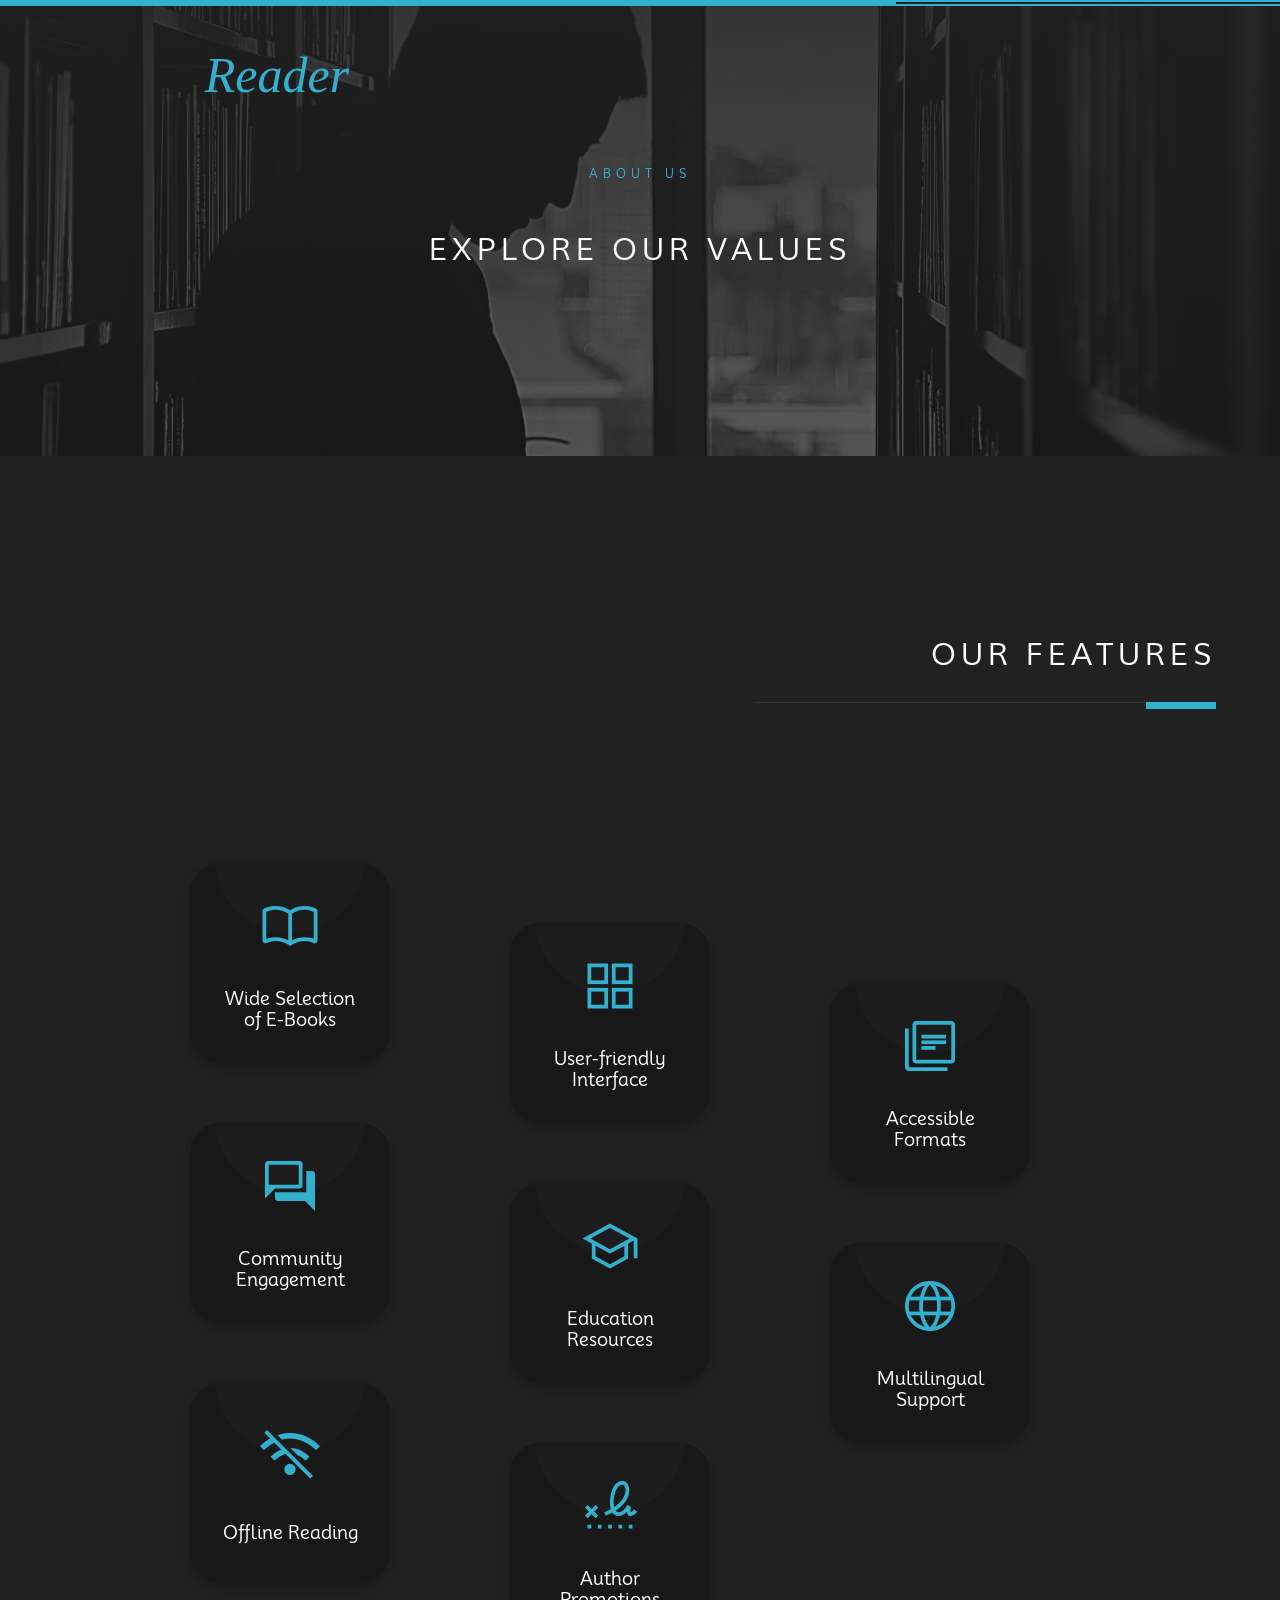
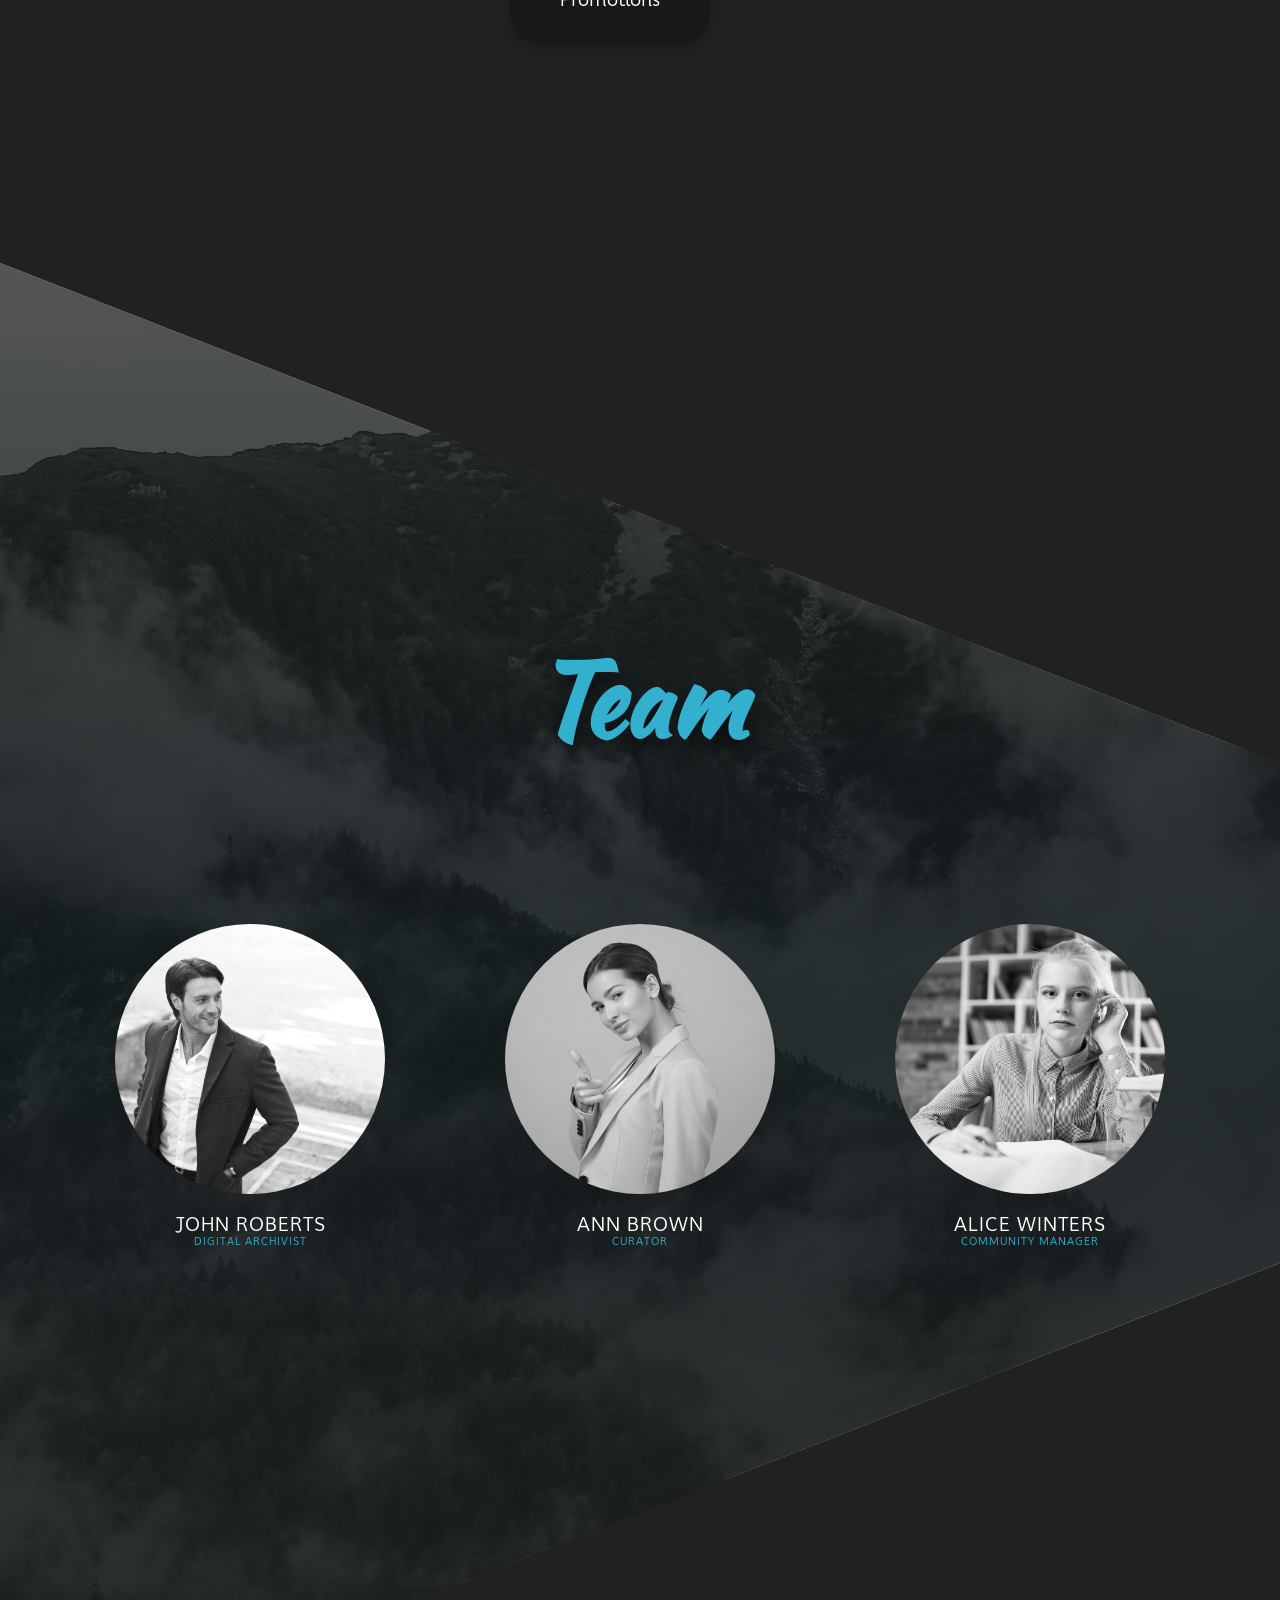
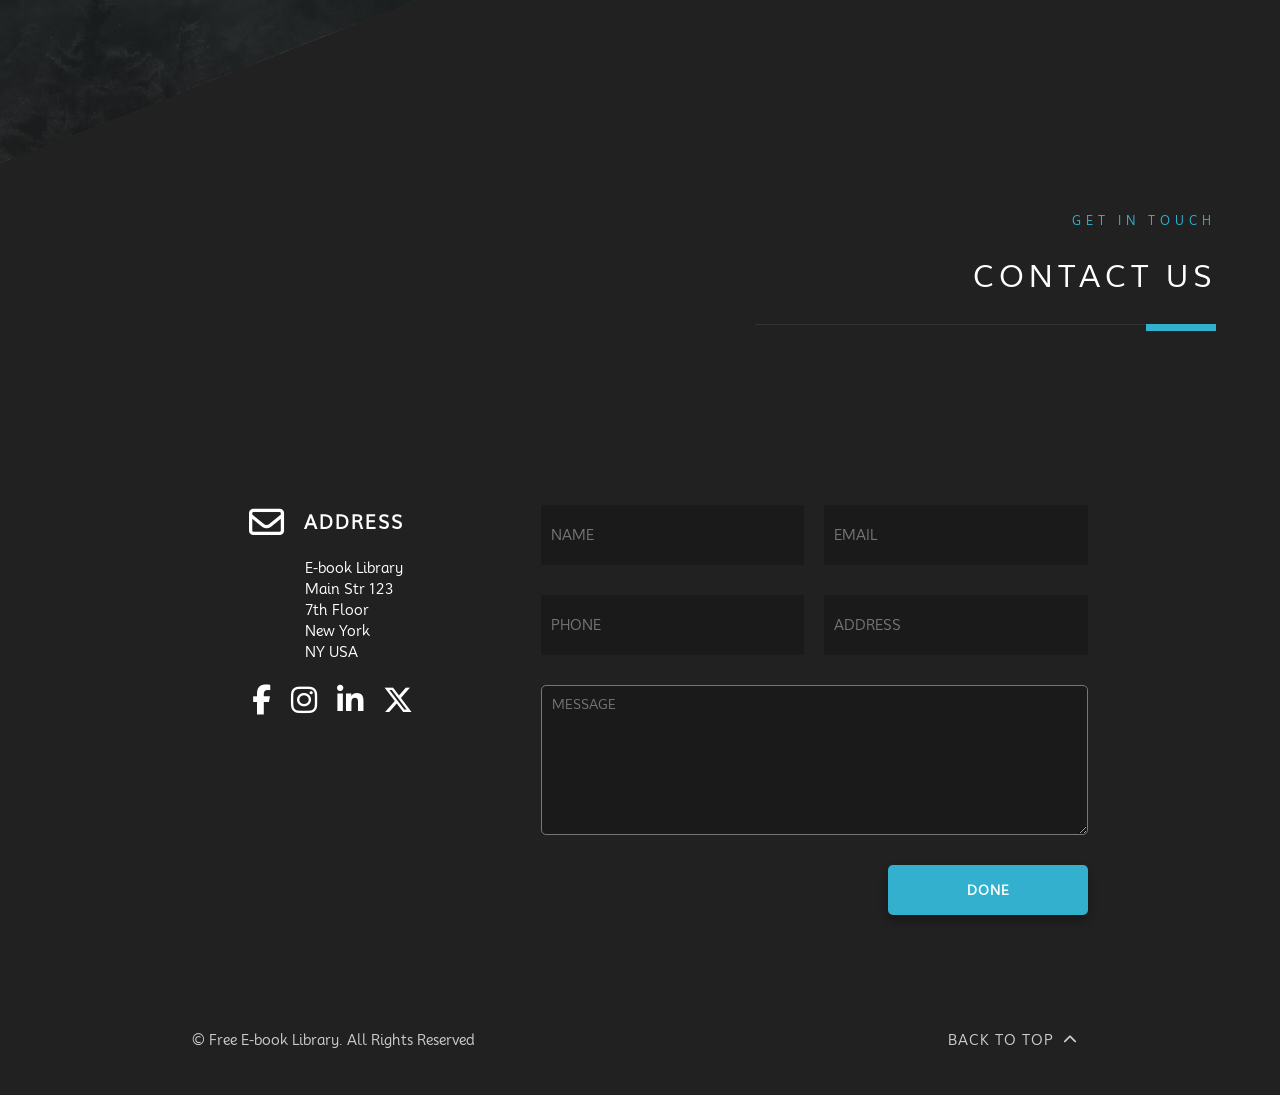
<file: about.html>
<!DOCTYPE html>
<html lang="en">
  <head>
    <meta charset="UTF-8" />
    <meta name="viewport" content="width=device-width, initial-scale=1.0" />
    <title>Responsive Website</title>
    <link rel="stylesheet" href="style.css" />
    <link rel="stylesheet" href="about.css" />
    <link rel="preconnect" href="https://fonts.googleapis.com" />
    <link rel="preconnect" href="https://fonts.gstatic.com" crossorigin />
    <link
      href="https://fonts.googleapis.com/css2?family=Cinzel:wght@400..900&family=Kaushan+Script&family=Mooli&family=Permanent+Marker&display=swap"
      rel="stylesheet"
    />
    <link
      rel="stylesheet"
      href="https://cdnjs.cloudflare.com/ajax/libs/font-awesome/6.5.1/css/all.min.css"
    />
    <link
      rel="stylesheet"
      href="https://fonts.googleapis.com/css2?family=Material+Symbols+Outlined:opsz,wght,FILL,GRAD@24,400,0,0"
    />
  </head>
  <body>
    <!-- Container -->
    <div class="container">
      <!-- Navigation -->
      <!-- Menu Icon -->
      <div class="menu-icon">
        <div class="line line-1"></div>
        <div class="line line-2"></div>
        <div class="line line-3"></div>
      </div>
      <!-- End of Menu Icon -->

      <!-- Navigation Items -->
      <nav class="navigation">
        <div class="nav-left">
          <img src="images/nav-book.jpg" />
        </div>
        <div class="nav-right">
          <div class="nav-items">
            <a href="index.html">Home</a>
            <a href="about.html"><span>01.</span> About</a>
            <a href="books.html"><span>02.</span> Books</a>
            <a href="testimonials.html"><span>03.</span> Testimonials</a>
            <a href="#contact"><span>04.</span> Contact</a>
          </div>
        </div>
      </nav>
      <!-- End of Navigation Items -->
      <!-- End of Navigation -->

      <!-- Header -->
      <header class="about-header page-header">
        <!-- Logo -->
        <a href="index.html" class="logo">
          <span>Reader</span>
        </a>
        <!-- End of Logo -->
        <h4 class="section-heading-sm">About Us</h4>
        <h1 class="section-heading-lg">Explore Our Values</h1>
      </header>
      <!-- End of Header -->

      <!-- About -->
      <section class="about-section">
        <!-- About Header -->
        <div class="about-section-header">
          <h1 class="section-heading-lg">OUR FEATURES</h1>
          <div class="section-border"></div>
        </div>
        <!-- End of About Header -->

        <!-- Features -->

        <div class="about-page-features">
          <div class="feature">
            <span class="material-symbols-outlined"> import_contacts </span>
            <h3>Wide Selection of E-Books</h3>
          </div>
          <div class="feature">
            <span class="material-symbols-outlined"> grid_view </span>
            <h3>User-friendly Interface</h3>
          </div>
          <div class="feature">
            <span class="material-symbols-outlined"> library_books </span>
            <h3>Accessible Formats</h3>
          </div>
          <div class="feature">
            <span class="material-symbols-outlined"> forum </span>
            <h3>Community Engagement</h3>
          </div>
          <div class="feature">
            <span class="material-symbols-outlined"> school </span>
            <h3>Education Resources</h3>
          </div>
          <div class="feature">
            <span class="material-symbols-outlined"> language </span>
            <h3>Multilingual Support</h3>
          </div>
          <div class="feature">
            <span class="material-symbols-outlined"> wifi_off </span>
            <h3>Offline Reading</h3>
          </div>
          <div class="feature">
            <span class="material-symbols-outlined"> signature </span>
            <h3>Author Promotions</h3>
          </div>
        </div>
        <!-- End of Features -->

        <!-- Team -->
        <div class="team">
          <h1>Team</h1>
          <div class="members">
            <div class="member">
              <img src="images/member1.jpg" />
              <span class="member-name">John Roberts</span>
              <span class="member-position">Digital Archivist</span>
            </div>
            <div class="member">
              <img src="images/member2.jpg" />
              <span class="member-name">Ann Brown</span>
              <span class="member-position">Curator</span>
            </div>
            <div class="member">
              <img src="images/member3.jpg" />
              <span class="member-name">Alice Winters</span>
              <span class="member-position">Community Manager</span>
            </div>
          </div>
        </div>
        <!-- End of Team -->
      </section>
      <!-- End of About -->

      <!-- Footer -->
      <footer class="footer-about" id="contact">
        <div class="footer-header">
          <h4 class="section-heading-sm">GET IN TOUCH</h4>
          <h1 class="section-heading-lg">CONTACT US</h1>
          <div class="section-border"></div>
        </div>
        <div class="footer-content">
          <div class="footer-social">
            <div class="address">
              <div>
                <i class="fa-regular fa-envelope"></i>
                <span>Address</span>
              </div>
              <p class="address-par">
                <span>E-book Library</span>
                <span>Main Str 123</span>
                <span>7th Floor</span>
                <span>New York</span>
                <span>NY USA</span>
              </p>
            </div>
            <div class="social-media">
              <i class="fa-brands fa-facebook-f"></i>
              <i class="fa-brands fa-instagram"></i>
              <i class="fa-brands fa-linkedin-in"></i>
              <i class="fa-brands fa-x-twitter"></i>
            </div>
          </div>
          <div class="footer-form">
            <form>
              <div class="input-group">
                <input type="text" placeholder="NAME" />
                <input type="email" placeholder="EMAIL" />
                <input type="text" placeholder="PHONE" />
                <input type="text" placeholder="ADDRESS" />
              </div>
              <textarea placeholder="MESSAGE"></textarea>
              <button type="button">DONE</button>
            </form>
          </div>
        </div>
        <div class="footer-bottom">
          <p>&copy; Free E-book Library. All Rights Reserved</p>
          <button type="button">
            <a href="#">Back to Top <i class="fa-solid fa-chevron-up"></i></a>
          </button>
        </div>
      </footer>
      <!-- End of Footer -->
    </div>
    <!-- End of Container -->

    <script src="script.js"></script>
  </body>
</html>
</file>
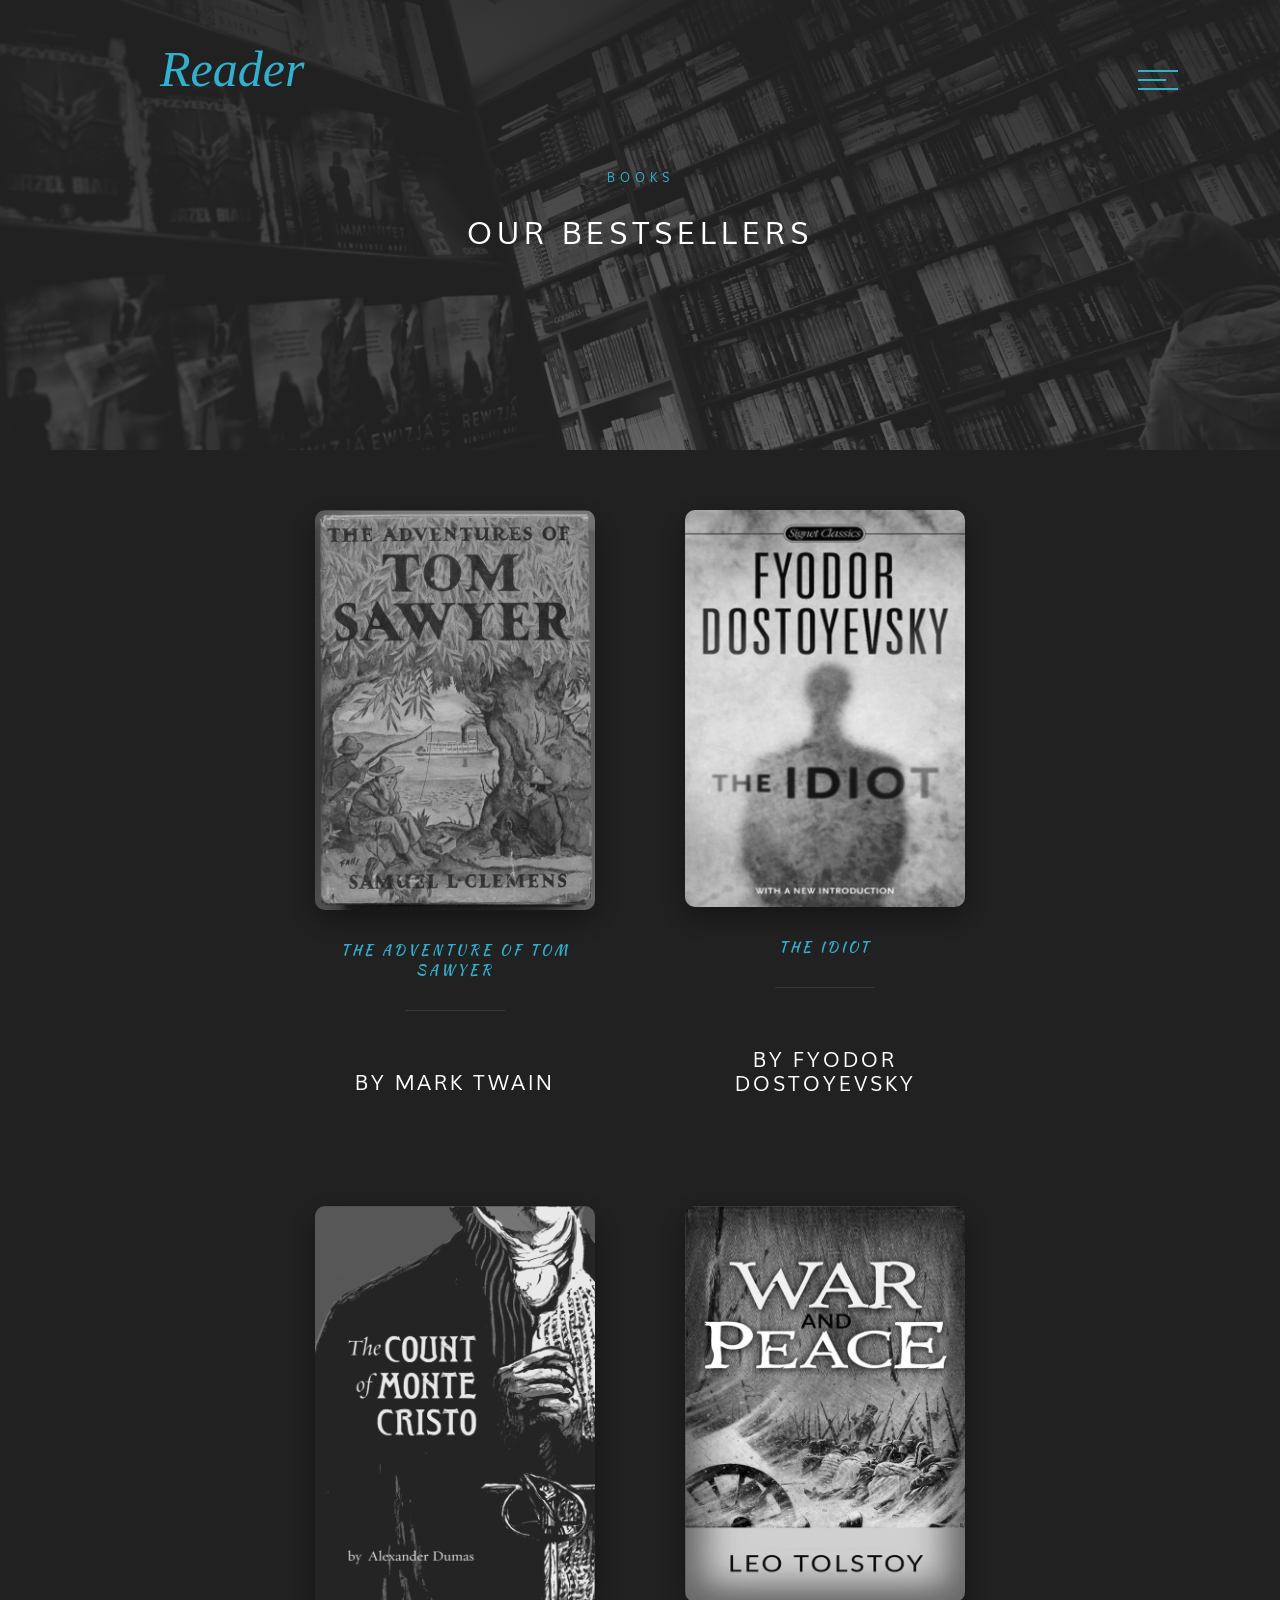
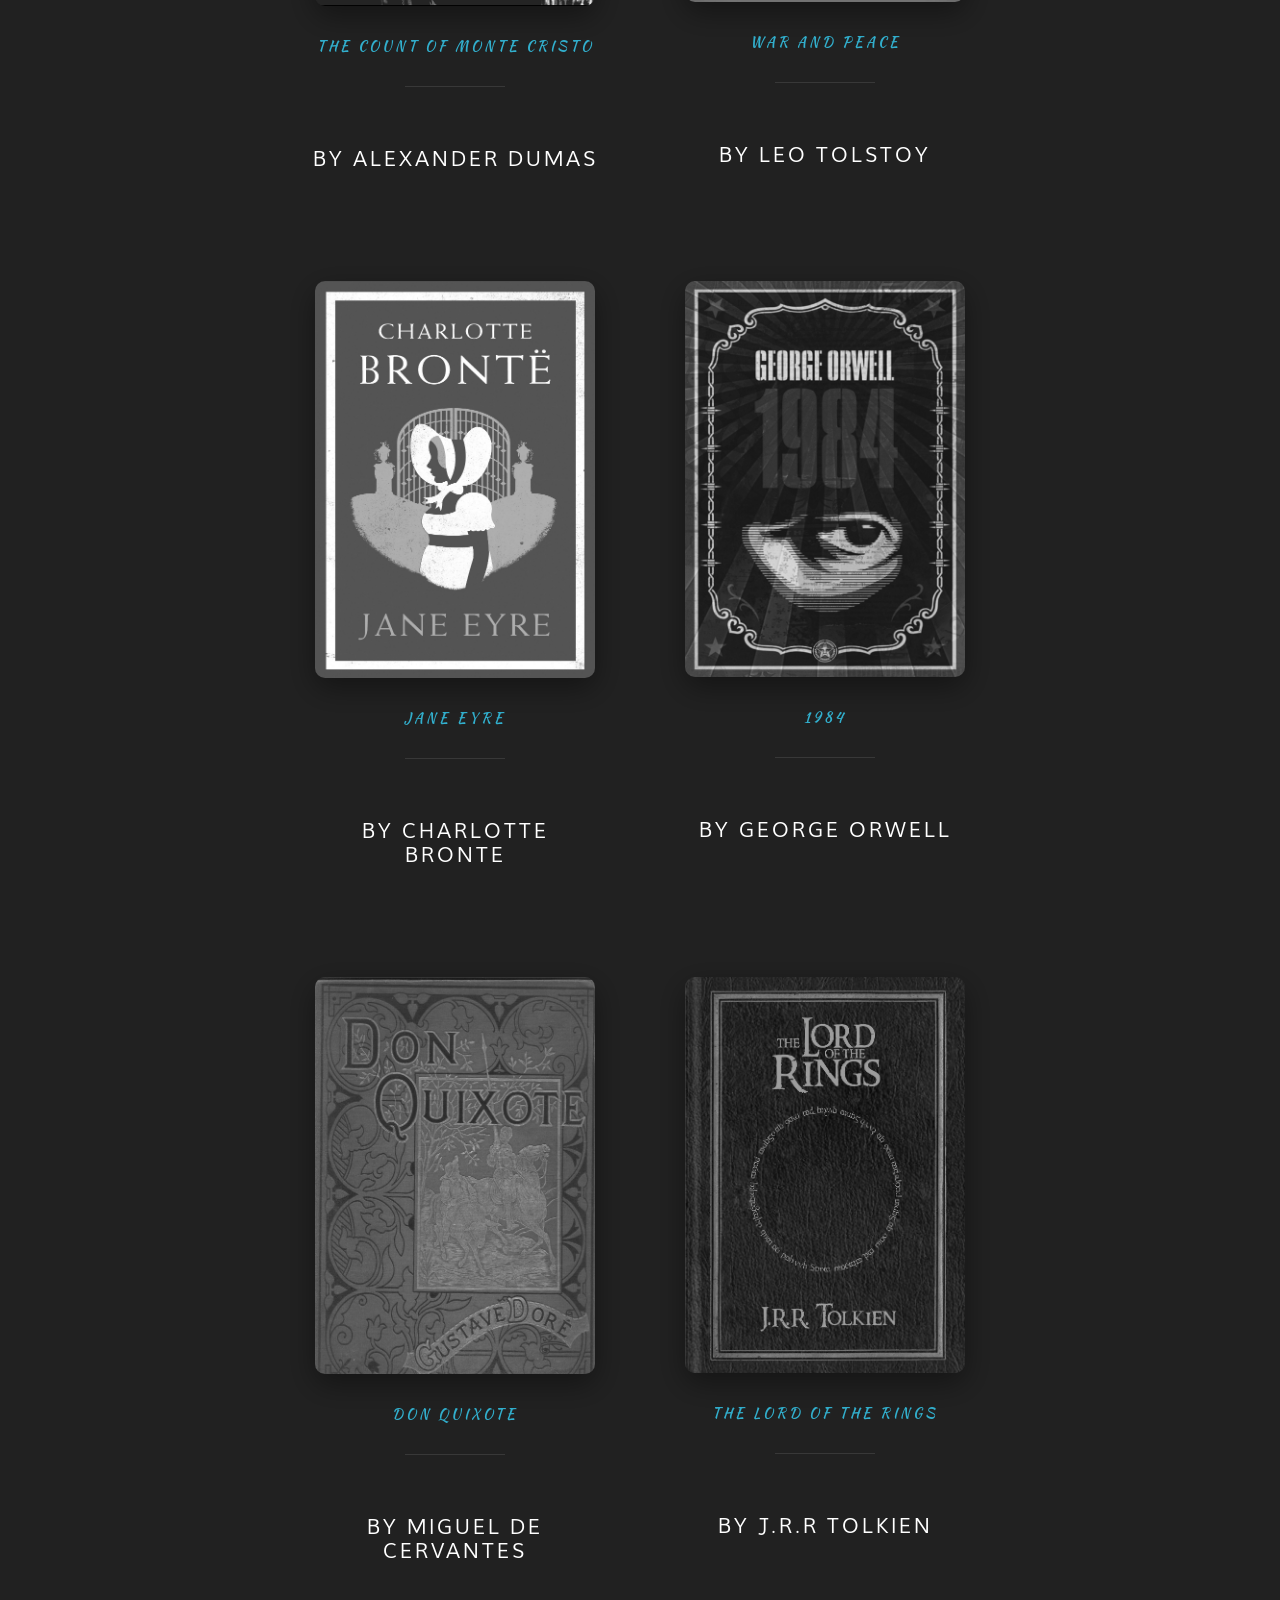
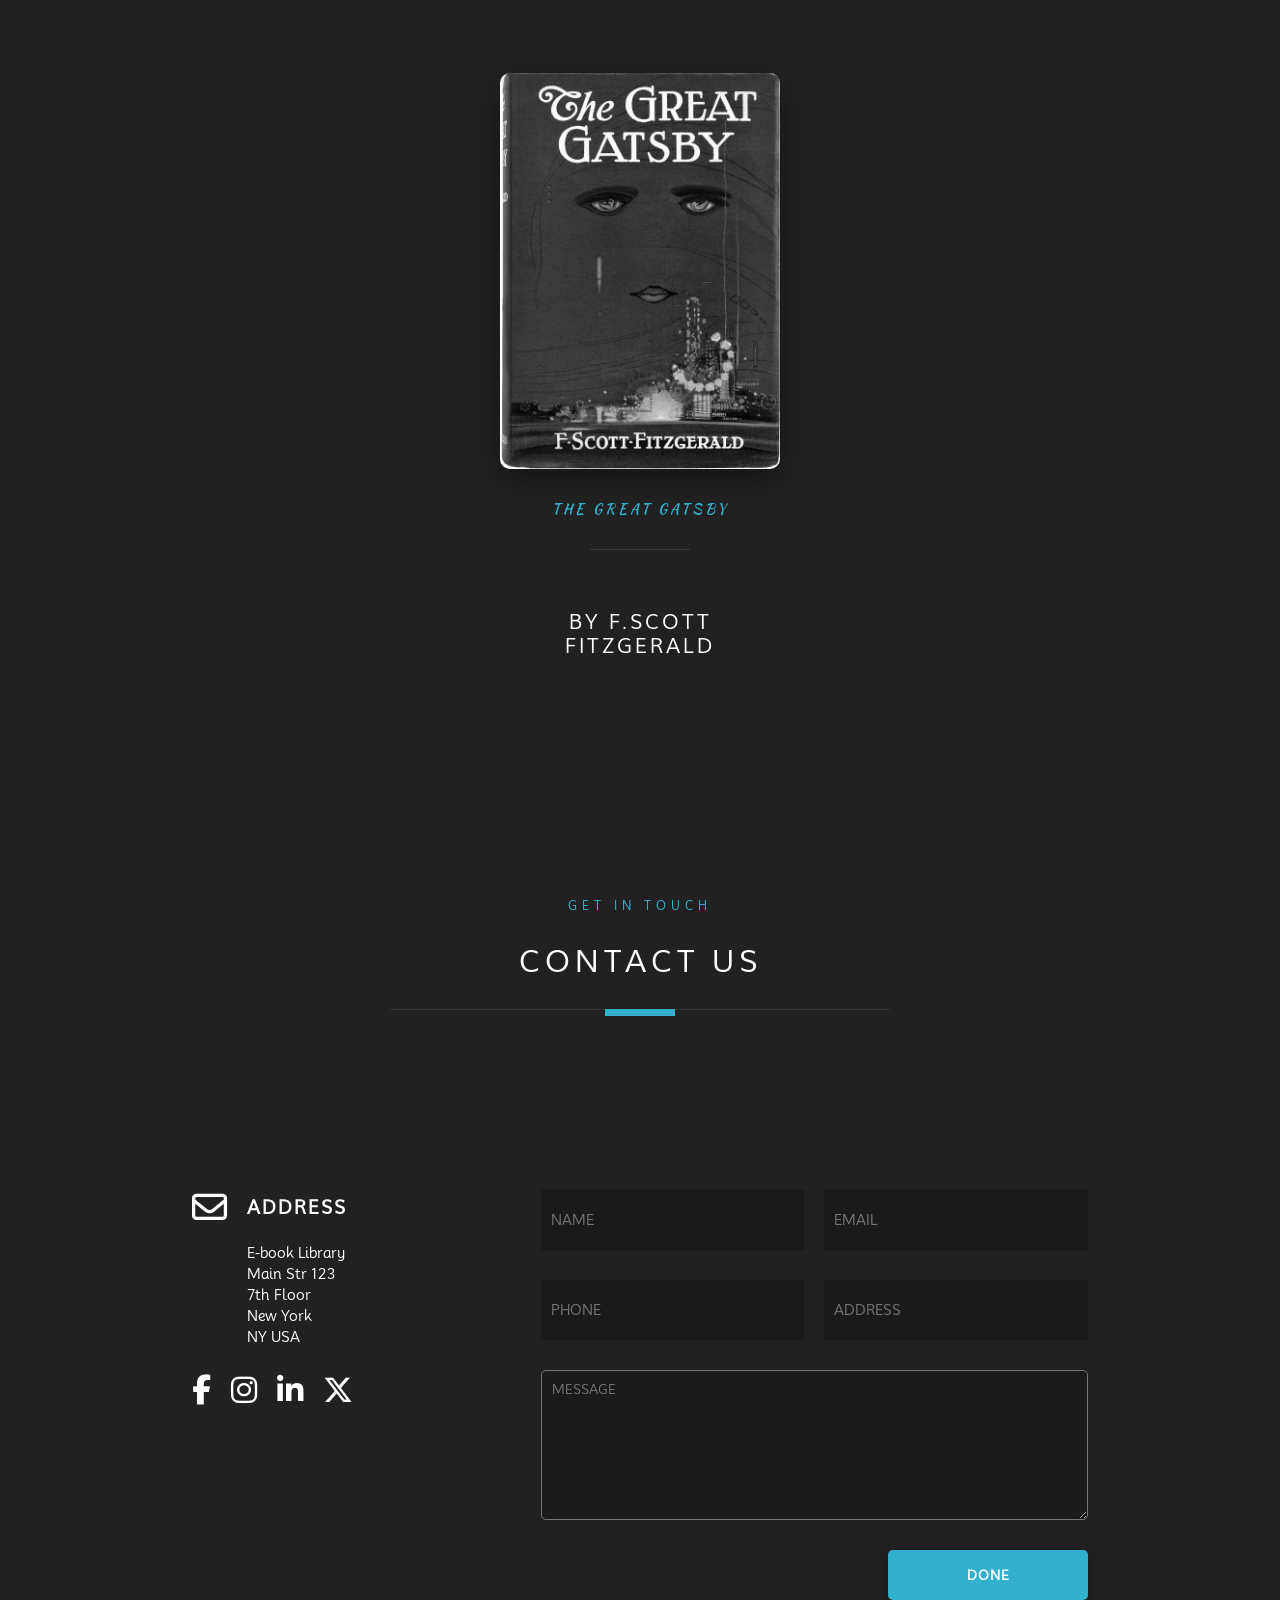
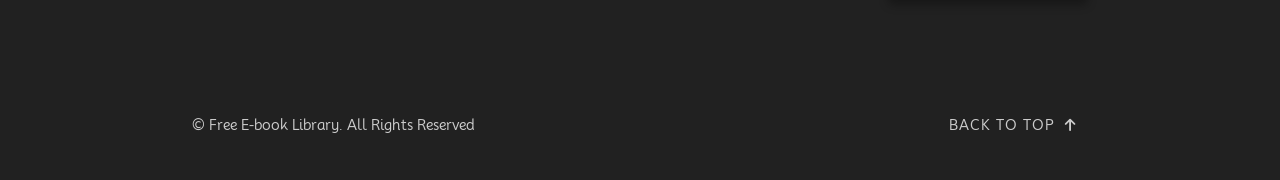
<file: books.html>
<!DOCTYPE html>
<html lang="en">
  <head>
    <meta charset="UTF-8" />
    <meta name="viewport" content="width=device-width, initial-scale=1.0" />
    <title>Responsive Website</title>
    <link rel="stylesheet" href="style.css" />
    <link rel="stylesheet" href="books.css" />
    <link rel="preconnect" href="https://fonts.googleapis.com" />
    <link rel="preconnect" href="https://fonts.gstatic.com" crossorigin />
    <link
      href="https://fonts.googleapis.com/css2?family=Cinzel:wght@400..900&family=Kaushan+Script&family=Mooli&family=Permanent+Marker&display=swap"
      rel="stylesheet"
    />
    <link
      rel="stylesheet"
      href="https://cdnjs.cloudflare.com/ajax/libs/font-awesome/6.5.1/css/all.min.css"
    />
    <link
      rel="stylesheet"
      href="https://fonts.googleapis.com/css2?family=Material+Symbols+Outlined:opsz,wght,FILL,GRAD@24,400,0,0"
    />
  </head>
  <body>
    <!-- Container -->
    <div class="container">
      <!-- Navigation -->
      <!-- Menu Icon -->
      <div class="menu-icons">
        <div class="line line-1"></div>
        <div class="line line-2"></div>
        <div class="line line-3"></div>
      </div>
      <!-- End of Menu Icon -->

      <!-- Navigation Items -->
      <nav class="navigation">
        <div class="nav-left">
          <img src="images/nav-book.jpg" />
        </div>
        <div class="nav-right">
          <div class="nav-items">
            <a href="index.html">Home</a>
            <a href="about.html"><span>01.</span> About</a>
            <a href="books.html"><span>02.</span> Books</a>
            <a href="testimonials.html"><span>03.</span> Testimonials</a>
            <a href="#contact"><span>04.</span> Contact</a>
          </div>
        </div>
      </nav>
      <!-- End of Navigation Items -->
      <!-- End of Navigation -->

      <!-- Header -->
      <header class="books-header page-header">
        <!-- Logo -->
        <a href="index.html" class="logo">
          <span>Reader</span>
        </a>
        <!-- End of Logo -->
        <h4 class="section-heading-sm">Books</h4>
        <h1 class="section-heading-lg">Our Bestsellers</h1>
      </header>
      <!-- End of Header -->

      <!-- Books -->

      <section class="books-section">
        <div class="books-list">
            <!-- Book-1 -->
            <div class="book">
              <img src="images/book1.png" alt="" />
              <span class="book-name">The Adventure of Tom Sawyer</span>
              <span class="book-line"></span>
              <span class="book-author">By Mark Twain</span>
            </div>

            <!-- Book-2 -->
            <div class="book">
              <img src="images/book2.png" alt="" />
              <span class="book-name">The Idiot</span>
              <span class="book-line"></span>
              <span class="book-author">By Fyodor Dostoyevsky</span>
            </div>

            <!-- Book-3 -->

            <div class="book">
              <img src="images/book3.png" alt="" />
              <span class="book-name">The Count of Monte Cristo</span>
              <span class="book-line"></span>
              <span class="book-author">By Alexander Dumas</span>
            </div>

            <!-- Book-4 -->
             <div class="book">
              <img src="images/book4.png" alt="" />
              <span class="book-name">War and Peace</span>
              <span class="book-line"></span>
              <span class="book-author">By Leo Tolstoy</span>
            </div>

            <!-- Book-5 -->
             <div class="book">
              <img src="images/book5.png" alt="" />
              <span class="book-name">Jane Eyre</span>
              <span class="book-line"></span>
              <span class="book-author">By Charlotte Bronte</span>
            </div>

            <!-- Book-6 -->
             <div class="book">
              <img src="images/book6.png" alt="" />
              <span class="book-name">1984</span>
              <span class="book-line"></span>
              <span class="book-author">By George Orwell</span>
            </div>

            <!-- Book-7 -->
             <div class="book">
              <img src="images/book7.png" alt="" />
              <span class="book-name">Don Quixote</span>
              <span class="book-line"></span>
              <span class="book-author">By Miguel De Cervantes</span>
            </div>

            <!-- Book-8 -->
              <div class="book">
              <img src="images/book8.png" alt="" />
              <span class="book-name">The Lord of the Rings</span>
              <span class="book-line"></span>
              <span class="book-author">By J.R.R Tolkien</span>
            </div>

            <!-- Book-9 -->
              <div class="book">
              <img src="images/book9.png" alt="" />
              <span class="book-name">The Great Gatsby</span>
              <span class="book-line"></span>
              <span class="book-author">By F.Scott Fitzgerald</span>
            </div>
          </div>
      </section>
       <!-- End of Books -->

      
      <!-- Footer -->
<footer class="footer-about" id="contact">

  <!-- Footer Header -->
  <div class="footer-header">
    <h4 class="section-heading-sm">Get in Touch</h4>
    <h1 class="section-heading-lg">Contact Us</h1>
    <div class="section-border"></div>
  </div>
  <!-- End of Footer Header -->


  <!-- Footer Content -->
  <div class="footer-content">

    <div class="footer-social">

      <!-- Address -->
      <div class="address">

        <div>
          <i class="fa-regular fa-envelope"></i>
          <span>Address</span>
        </div>

        <p class="address-par">
          <span>E-book Library</span>
          <span>Main Str 123</span>
          <span>7th Floor</span>
          <span>New York</span>
          <span>NY USA</span>
        </p>

      </div>
      <!-- End of Address -->


      <!-- Social Media -->
      <div class="social-media">
        <i class="fa-brands fa-facebook-f"></i>
        <i class="fa-brands fa-instagram"></i>
        <i class="fa-brands fa-linkedin-in"></i>
        <i class="fa-brands fa-x-twitter"></i>
      </div>
      <!-- End of Social Media -->

    </div>


    <!-- Footer Form -->
    <div class="footer-form">

      <form>

        <div class="input-group">
          <input type="text" placeholder="NAME" />
          <input type="email" placeholder="EMAIL" />
          <input type="text" placeholder="PHONE" />
          <input type="text" placeholder="ADDRESS" />
        </div>

        <textarea placeholder="MESSAGE"></textarea>

        <button type="button">DONE</button>

      </form>

    </div>
    <!-- End of Footer Form -->

  </div>
  <!-- End of Footer Content -->


  <!-- Footer Bottom -->
  <div class="footer-bottom">

    <p>
      &copy; Free E-book Library. All Rights Reserved
    </p>

    <button>
      <a href="#">
        Back to Top
        <i class="fa-solid fa-arrow-up"></i>
      </a>
    </button>

  </div>
  <!-- End of Footer Bottom -->

</footer>
<!-- End of Footer -->
    </div>
    <!-- End of Container -->

    <script src="script.js"></script>
  </body>
</html>
</file>
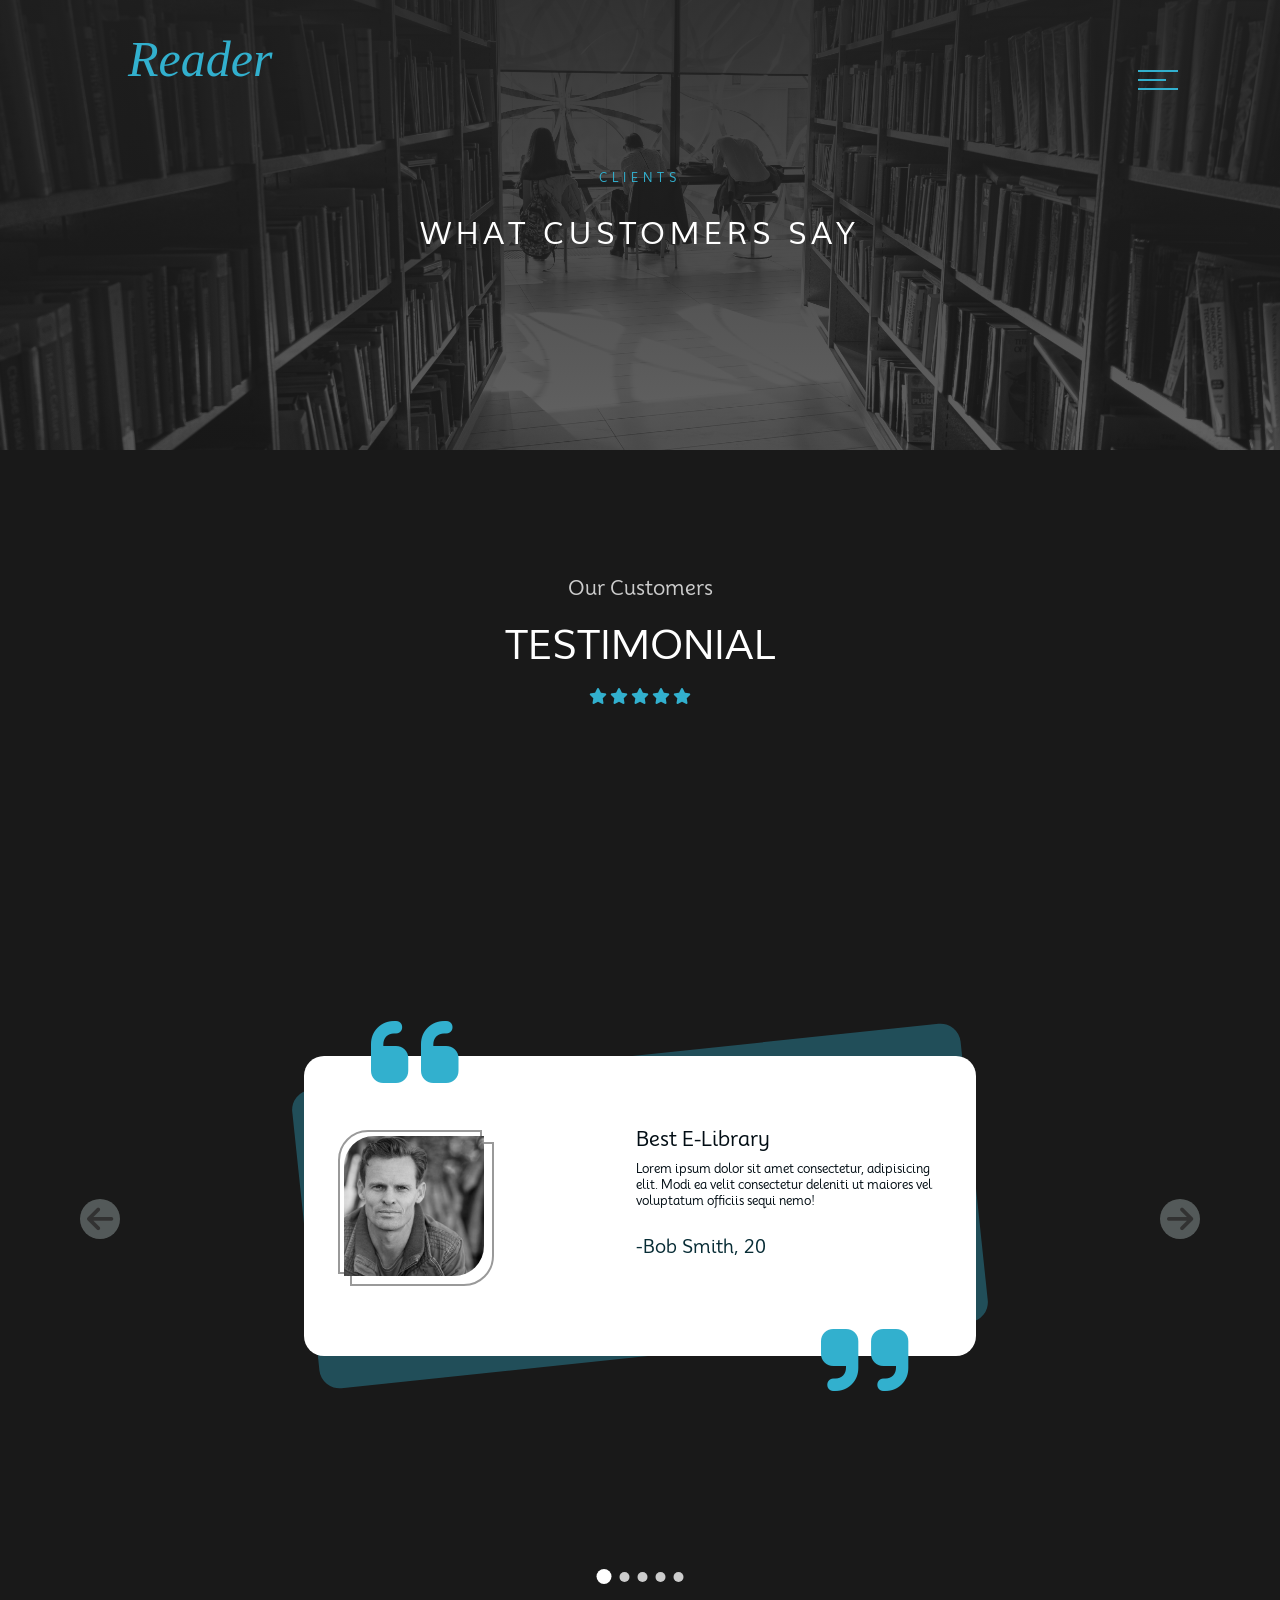
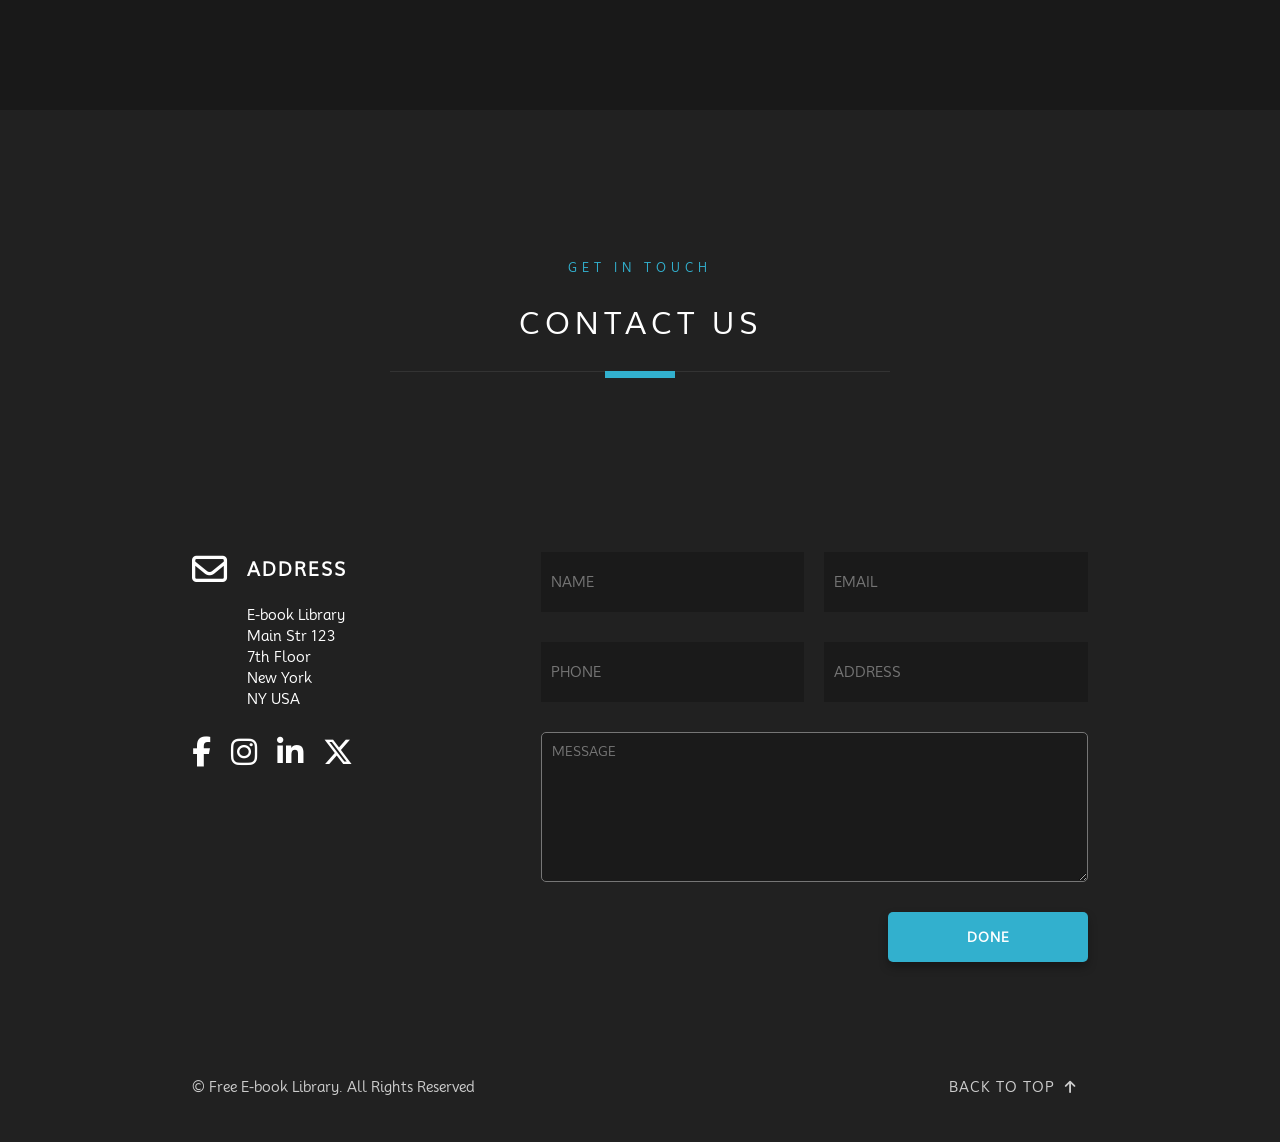
<file: testimonials.html>
<!DOCTYPE html>
<html lang="en">
  <head>
    <meta charset="UTF-8" />
    <meta name="viewport" content="width=device-width, initial-scale=1.0" />
    <title>Responsive Website</title>
    <link rel="stylesheet" href="style.css" />
    <link rel="stylesheet" href="testimonials.css" />
    <link rel="preconnect" href="https://fonts.googleapis.com" />
    <link rel="preconnect" href="https://fonts.gstatic.com" crossorigin />
    <link
      href="https://fonts.googleapis.com/css2?family=Cinzel:wght@400..900&family=Kaushan+Script&family=Mooli&family=Permanent+Marker&display=swap"
      rel="stylesheet"
    />
    <link
      rel="stylesheet"
      href="https://cdnjs.cloudflare.com/ajax/libs/font-awesome/6.5.1/css/all.min.css"
    />
    <link
      rel="stylesheet"
      href="https://fonts.googleapis.com/css2?family=Material+Symbols+Outlined:opsz,wght,FILL,GRAD@24,400,0,0"
    />
  </head>
  <body>
    <!-- Container -->
    <div class="container">
      <!-- Navigation -->
      <!-- Menu Icon -->
      <div class="menu-icons">
        <div class="line line-1"></div>
        <div class="line line-2"></div>
        <div class="line line-3"></div>
      </div>
      <!-- End of Menu Icon -->

      <!-- Navigation Items -->
      <nav class="navigation">
        <div class="nav-left">
          <img src="images/nav-book.jpg" />
        </div>
        <div class="nav-right">
          <div class="nav-items">
            <a href="index.html">Home</a>
            <a href="about.html"><span>01.</span> About</a>
            <a href="books.html"><span>02.</span> Books</a>
            <a href="testimonials.html"><span>03.</span> Testimonials</a>
            <a href="#contact"><span>04.</span> Contact</a>
          </div>
        </div>
      </nav>
      <!-- End of Navigation Items -->
      <!-- End of Navigation -->

      <!-- Header -->
      <header class="testimonials-header page-header">
        <!-- Logo -->
        <a href="index.html" class="logo">
          <span>Reader</span>
        </a>
        <!-- End of Logo -->
        <h4 class="section-heading-sm">Clients</h4>
        <h1 class="section-heading-lg">What Customers Say</h1>
      </header>
      <!-- End of Header -->

      <!-- Testimonials -->
   <section class="testimonials-section">
    <div class="testimonials-top">
        <h3>Our Customers</h3>
        <h1>Testimonial</h1>

        <div class="stars">
            <!-- Star icons -->
            <i class="fa-solid fa-star"></i>
            <i class="fa-solid fa-star"></i>
            <i class="fa-solid fa-star"></i>
            <i class="fa-solid fa-star"></i>
            <i class="fa-solid fa-star"></i>
        </div>
    </div>

    <div class="testimonials-wrapper">
        <div class="slider">

          <!-- Slide-1 -->
            <div class="slide">
                <div class="slide-bg"></div>
                <div class="slide-content">
                    <i class="fa-solid fa-quote-left"></i>
                    <i class="fa-solid fa-quote-right"></i>
                    <div class="slide-img">
                        <img src="images/client1.jpg" alt="">
                    </div>
                    <div class="slide-text">
                        <h3>Best E-Library</h3>
                        <p>Lorem ipsum dolor sit amet consectetur, adipisicing elit. Modi ea velit consectetur deleniti ut maiores vel voluptatum officiis sequi nemo!</p>
                        <p class="client">-Bob Smith, 20</p>
                    </div>
                </div>
            </div>

            <!-- Slide-2 -->
             <div class="slide">
                <div class="slide-bg"></div>
                <div class="slide-content">
                    <i class="fa-solid fa-quote-left"></i>
                    <i class="fa-solid fa-quote-right"></i>
                    <div class="slide-img">
                        <img src="images/client2.jpg" alt="">
                    </div>
                    <div class="slide-text">
                        <h3>Best E-Library</h3>
                        <p>Lorem ipsum dolor sit amet consectetur, adipisicing elit. Modi ea velit consectetur deleniti ut maiores vel voluptatum officiis sequi nemo!</p>
                        <p class="client">-Mary Brown, 20</p>
                    </div>
                </div>
            </div>

            <!-- Slide-3 -->

            <div class="slide">
                <div class="slide-bg"></div>
                <div class="slide-content">
                    <i class="fa-solid fa-quote-left"></i>
                    <i class="fa-solid fa-quote-right"></i>
                    <div class="slide-img">
                        <img src="images/client3.jpg" alt="">
                    </div>
                    <div class="slide-text">
                        <h3>Best E-Library</h3>
                        <p>Lorem ipsum dolor sit amet consectetur, adipisicing elit. Modi ea velit consectetur deleniti ut maiores vel voluptatum officiis sequi nemo!</p>
                        <p class="client">-Nick Jones, 27</p>
                    </div>
                </div>
            </div>

            <!-- Slide-4 -->

            <div class="slide">
                <div class="slide-bg"></div>
                <div class="slide-content">
                    <i class="fa-solid fa-quote-left"></i>
                    <i class="fa-solid fa-quote-right"></i>
                    <div class="slide-img">
                        <img src="images/client4.jpg" alt="">
                    </div>
                    <div class="slide-text">
                        <h3>Best E-Library</h3>
                        <p>Lorem ipsum dolor sit amet consectetur, adipisicing elit. Modi ea velit consectetur deleniti ut maiores vel voluptatum officiis sequi nemo!</p>
                        <p class="client">-Ann Brown, 22</p>
                    </div>
                </div>
            </div>

            <!-- Slide-5 -->

            <div class="slide">
                <div class="slide-bg"></div>
                <div class="slide-content">
                    <i class="fa-solid fa-quote-left"></i>
                    <i class="fa-solid fa-quote-right"></i>
                    <div class="slide-img">
                        <img src="images/client5.jpg" alt="">
                    </div>
                    <div class="slide-text">
                        <h3>Best E-Library</h3>
                        <p>Lorem ipsum dolor sit amet consectetur, adipisicing elit. Modi ea velit consectetur deleniti ut maiores vel voluptatum officiis sequi nemo!</p>
                        <p class="client">-John Smith, 25</p>
                    </div>
                </div>
            </div>
            
        </div>
    </div>

    <div class="controls">
                <i class="fa-solid fa-arrow-left"></i>
                <i class="fa-solid fa-arrow-right"></i>
                <div class="dots">
                    <span></span>
                    <span></span>
                    <span></span>
                    <span></span>
                    <span></span>
                </div>
            </div>
   </section>
    <!-- End of Testimonials -->

      
      <!-- Footer -->
<footer class="footer-testimonials" id="contact">

  <!-- Footer Header -->
  <div class="footer-header">
    <h4 class="section-heading-sm">Get in Touch</h4>
    <h1 class="section-heading-lg">Contact Us</h1>
    <div class="section-border"></div>
  </div>
  <!-- End of Footer Header -->

  

  <!-- Footer Content -->
  <div class="footer-content">

    <div class="footer-social">

      <!-- Address -->
      <div class="address">

        <div>
          <i class="fa-regular fa-envelope"></i>
          <span>Address</span>
        </div>

        <p class="address-par">
          <span>E-book Library</span>
          <span>Main Str 123</span>
          <span>7th Floor</span>
          <span>New York</span>
          <span>NY USA</span>
        </p>

      </div>
      <!-- End of Address -->


      <!-- Social Media -->
      <div class="social-media">
        <i class="fa-brands fa-facebook-f"></i>
        <i class="fa-brands fa-instagram"></i>
        <i class="fa-brands fa-linkedin-in"></i>
        <i class="fa-brands fa-x-twitter"></i>
      </div>
      <!-- End of Social Media -->

    </div>


    <!-- Footer Form -->
    <div class="footer-form">

      <form>

        <div class="input-group">
          <input type="text" placeholder="NAME" />
          <input type="email" placeholder="EMAIL" />
          <input type="text" placeholder="PHONE" />
          <input type="text" placeholder="ADDRESS" />
        </div>

        <textarea placeholder="MESSAGE"></textarea>

        <button type="button">DONE</button>

      </form>

    </div>
    <!-- End of Footer Form -->

  </div>
  <!-- End of Footer Content -->


  <!-- Footer Bottom -->
  <div class="footer-bottom">

    <p>
      &copy; Free E-book Library. All Rights Reserved
    </p>

    <button>
      <a href="#">
        Back to Top
        <i class="fa-solid fa-arrow-up"></i>
      </a>
    </button>

  </div>
  <!-- End of Footer Bottom -->

</footer>
<!-- End of Footer -->
    </div>
    <!-- End of Container -->

    <script src="script.js"></script>
  </body>
</html>
</file>
<file: style.css>
/* Default styles */
* {
  margin: 0;
  padding: 0;
  box-sizing: border-box;
  text-decoration: none;
  outline: none;
  font-family: Mooli, cursive;
}

html,
body {
  width: 100%;
  min-width: 100%;
  margin: 0;
  padding: 0;
}

/* Remove horizontal scrollbar for all screen sizes */
body {
  overflow-x: hidden;
}

html {
  font-size: 62.5%;
  scroll-behavior: smooth;
}
/* End of Default styles */

/* Custom ScrollBar */

body::-webkit-scrollbar{
  width: 1.2rem;
}

body::-webkit-scrollbar-thumb{
  background-color:#32b0ce;
  border-radius: 5rem;
}

body::-webkit-scrollbar-track{
  background-color:#212121;
  border-radius: 5rem;
}
/* End of Custom ScrollBar */

/* Container */
.container {
  width: 100%;
  min-width:100%;
  background-color: #212121;
}

/* Navigation */
/* Menu Icons */
.menu-icons {
  position: absolute;
  width: 4rem;
  height: 2rem;
  top: 7rem;
  right: 15rem;
  display: flex;
  flex-direction: column;
  justify-content: space-between;
  cursor: pointer;
  z-index: 1000;
}

.line {
  height: 0.2rem;
  background-color: #32b0ce;
  transition: all 0.3s;
}

.line-1,
.line-3 {
  width: 100%;
}

.navigate .line-1 {
  width: 50%;
  transform: translate(103%, 0.5rem) rotateZ(25deg);
  /*x-axis,y-axis */
}

.navigate .line-2 {
  width: 100%;
}

.navigate .line-3 {
  width: 50%;
  transform: translate(103%, -0.5rem) rotateZ(-25deg);
  /*x-axis,y-axis */
}

.menu-icons:hover .line-1,
.menu-icons:hover .line-3 {
  width: 70%;
}

.navigate .menu-icons:hover .line-1,
.navigate .menu-icons:hover .line-3 {
  width: 50%;
}

.navigate .menu-icons:hover .line-2 {
  width: 50%;
}

.line-2 {
  width: 70%;
}

.menu-icons:hover .line-2 {
  margin-left: 30%;
}
/* End of Menu Icons */

/* Navigation Items */
.navigation {
  width: 100%;
  height: 100vh;
  background-color: #191919;
  position: fixed;
  top: 0; /*co ordinates */
  left: 0; /*co ordinates */
  display: flex;
  z-index: 100;
  opacity: 0;
  visibility: hidden;
  transition: all 0.2s;
}

.navigate .navigation {
  opacity: 1;
  visibility: visible;
}

.nav-left {
  width: 50%;
  height: 100%;
  cursor: pointer;
  opacity: 0;
  visibility: hidden;
  transition: all 1s;
}

.navigate .nav-left {
  opacity: 1;
  visibility: visible;
  transition: all 1s 0.7s; /* 0.7s delay */
}

.nav-left img {
  width: 100%;
  height: 100%;
  object-fit: cover;
  filter: grayscale(100%);
  opacity: 0.5;
  transition: all 1s;
}

.nav-left:hover img {
  filter: grayscale(0);
  opacity: 1;
}

.nav-right {
  width: 100%;
  height: 100%;
  background-color: #171717;
  display: flex;
  align-items: center;
  justify-content: center;
  transform: translateX(-200%);
}

.navigate .nav-right {
  transform: translateX(0);
  width: 50%;
  transition: all 1s;
}

.nav-items {
  display: flex;
  flex-direction: column;
}

.nav-items a {
  font-size: 1.8rem;
  margin: 2rem 0;
  text-transform: uppercase;
  color: #fff;
  opacity: 0;
  visibility: hidden;
  transition: opacity 0.5s;
}

.navigate .nav-items a {
  opacity: 1;
  visibility: visible;
  transition-delay: 1s;
}

.navigate .nav-items a:nth-child(1) {
  transition-delay: 1s; /* 0.5s duration 1s delay color duration 0.3s */
}

.navigate .nav-items a:nth-child(2) {
  transition-delay: 1.2s;
}

.navigate .nav-items a:nth-child(3) {
  transition-delay: 1.4s;
}

.navigate .nav-items a:nth-child(4) {
  transition-delay: 1.6s;
}

.navigate .nav-items a:nth-child(5) {
  transition-delay: 1.8s;
}

.nav-items a:first-child {
  padding-left: 6rem;
  position: relative;
}

.nav-items a:first-child::before {
  content: "";
  width: 4.8rem;
  height: 0.2rem;
  background-color: #fff;
  position: absolute;
  top: 50%;
  left: 0;
  transform: translateY(-50%);
  transition: all 0.3s;
}

.nav-items a:first-child:hover::before {
  background-color: #32b0ce;
}

.nav-items a:hover {
  color: #32b0ce;
}

.nav-items a span {
  font-family: Cinzel, sans-serif;
  font-size: 2.5rem;
  font-weight: 900;
  margin-right: 1rem;
  letter-spacing: 0.2rem;
  position: relative;
}

.nav-items a span::before {
  content: "";
  width: 0;
  height: 0.5rem;
  background-color: #32b0ce;
  position: absolute;
  bottom: 0;
  left: 0;
  transition: width 0.3s;
}

.nav-items a:hover span::before {
  width: 100%;
}
/* End of Naviagtion Items */
/* End of Navigation */

/* Header */
header {
  width: 100%;
  height: 100vh;
  position: relative;
}

/* Logo */
.logo {
  position: absolute;
  top: 3rem;
  left: 25rem;
}

.logo span {
  font-family:
    Permanenet Marker,
    cursive;
  font-size: 5rem;
  font-style: italic;
  color: #32b0ce;
  text-shadow:
    0.5rem,
    1rem rgba(0, 0, 0, 0.2);
}

/* End of Logo */

/* Banner */
.banner {
  position: absolute;
  right: 20rem;
  bottom: 15rem;
  text-align: center;
}

.banner h3 {
  font-family:
    Kaushan script,
    cursive;
  font-size: 6.5rem;
  font-weight: 300;
  color: #fff;
  transform: translate(4rem, 8rem);
}

.banner h1 {
  font-size: 11rem;
  letter-spacing: 0.7rem;
  background-image: url(images/text-bg-1.jpg);
  background-size: cover;
  -webkit-background-clip: text;
  color: transparent;
  text-shadow:
    0.5rem,
    1rem rgba(0, 0, 0, 0.2);
}

.banner h1 span {
  font-size: 20rem;
}

.banner h4 {
  font-size: 1.8rem;
  font-weight: 300;
  text-transform: uppercase;
  letter-spacing: 0.7rem;
  color: #32b0ce;
  margin-left: 6rem;
}
/* End of Banner */
/* End of Header */

/* About us Section */

.about{
    width: 100%;
    background-color: #202020;
    padding: 20rem 0 20rem 0;
    /*  top, right, bottom, left */
    display: flex;
    justify-content: center;
    align-items: center;
}

.about-content{
    width: 100%;
    height: 100%;
    display:flex;
}

.about-content-left{
    width: 50%;
    text-align: right;
    padding-right: 6rem;
}

.section-num span{
    font-family:Cinzel, sans-serif;
    font-size:23rem;
    font-weight:900;
    background-image: url(images/text-bg-2.jpg);
    background-size:cover;
    background-clip: text;
    -webkit-background-clip: text;
    color: transparent;
    text-shadow: 0.5rem 1rem rgba(0, 0, 0, 0.2);
    /* x-offset, y-offset */
}

.main-btn{
    width: 28rem;
    height: 7rem;
    background-color: #32b0ce;
    border: none;
    border-radius: 5rem;
    cursor: pointer;
    position: relative;
    overflow:hidden;
}

.main-btn:active{
    transform:translateY(0.2rem);
}

.main-btn::before{
    content:"";
    width: 100%;
    height: 100%;
    background:linear-gradient(to right, transparent,#fff, transparent);
    position: absolute;
    top: 0;
    left:-100%;
    transform:skewX(-30deg);
    transition: left 0.3s;
}

.main-btn:hover::before{
    left:100%;

}

.main-btn a{
    width: 100%;
    height: 100%;
    font-size: 1.4rem;
    font-weight: bold;
    text-transform: uppercase;
    letter-spacing: 0.3rem;
    color:#fff;
}

.about-content-right{
    width: 50%;
    padding: 8rem 0 0 6rem; 
}

.section-heading-sm{
    font-size: 1.2rem;
    font-weight:300;
    text-transform: uppercase;
    letter-spacing: 0.5rem;
    color: #32b0ce;
}

.section-heading-lg{
    font-size: 3rem;
    font-weight:300;
    text-transform: uppercase;
    letter-spacing: 0.5rem;
    color: #fff;
    margin: 3rem 0;
}

.section-border{
    width: 50rem;
    height:0.1rem;
    background-color: #333;
    margin-bottom:3rem;
    position: relative;
}

.section-border::after{
    content:"";
    width: 7rem;
    height: 0.7rem;
    background-color: #32b0ce;
    position: absolute;
    top:0;
    left:0;
}

.about p{
    width: 50rem;
    font-size: 1.4rem;
    color:#fff;
    line-height:3.5rem;
    margin-bottom:4rem;
}

/* End of About us Section */

/* Books Section */
.books{
  width: 100%;
  display: flex;
  flex-direction: column;
  justify-content: center;
  align-items: center;
  padding: 10rem 0 15rem 0;

}

.books-content{
  text-align: center;
}

.books-top{
  display: flex;
  justify-content: center;
  align-items: center;
  margin-bottom: 10rem;
}

.books-header{
 text-align: right;
 margin-right: 10rem;
}

.books-header .section-border::after{
  right:0;
  left: auto;
}

.books-top .section-num span{
  background-image: url(images/text-bg-3.jpg);
  background-position: 50% 75%;
              /*horizontally vertically  */
}

.books-list{
  display: flex;
  
}

.book{
  width: 29rem;
  display: flex;
  flex-direction: column;
  align-items: center;
  margin: 4rem;
  text-align: center;
}

.book img{
  width: 28rem;
  height: auto;
  filter: grayscale(100%);
  border-radius: 1rem;
  box-shadow: 0 1rem 3rem rgba(0, 0, 0, 0.4);
  cursor: pointer;
  transition: filter 1s;
}

.book img:hover{
  filter: grayscale(0);

}

.book-name{
  font-family:Kaushan Script, cursive;
  font-size: 1.4rem;
  text-transform: uppercase;
  color:#32b0ce;
  letter-spacing: 0.3rem;
  margin: 3rem 0;
  text-align: center;
}

.book-line{
  width: 10rem;
  height: 0.1rem;
  background-color: rgba(255, 255, 255, 0.1);
  margin-bottom: 3rem;
}

.book-author{
  font-size: 2rem;
  text-transform: uppercase;
  color:#fff;
  letter-spacing: 0.3rem;
  margin: 3rem 0;
  text-align: center;
}

.books-content .main-btn{
margin-top: 8rem;
}



/* end of Books Section */

/* Testimonials */

.testimonials{
  min-height: 100vh;
  width:100%;
  background-color: #202020;
  display: flex;
  flex-direction: column;
  align-items: center;
  padding: 10rem 0 15rem 0;
  position:relative;
}



.testimonials-top{
  width: 100%;
  display: flex;
  flex-direction: row;
  align-items: center;
  justify-content: center;
  margin-bottom: 3rem;
}

.testimonials-top .section-num{
  margin-right: 10rem;
}

.testimonials-top .section-num span{
  background-image: url(images/text-bg-4.jpg);
}

.feedback{
  width: 70%;
  min-height:65rem ;
  display: flex;
  flex-direction: column;
  align-items: center;
  position: relative;
  
}

.feedback-top{
  display: flex;
  align-items: center;
  padding-left: 7rem;
  margin-bottom: 5rem;
}

.feedback-top img{
  width: 30rem;
  height: 30rem;
  object-fit: cover;
  border-radius: 2rem;
  border: 0.8rem solid #202020;
  margin-right: 5rem;
  filter: grayscale(100%);
  cursor: pointer;
  transition: filter 1s;
  z-index:1;
}

.feedback-top img:hover{
  filter: grayscale(0);
}

.feedback-heading{
  display:flex;
  width: 50%;
  text-align: center;
}

.feedback-heading h1{
  font-size: 5rem;
  color: #fff;
}

.feedback-heading h1 span{
  font-family:Kaushan Script, cursive;
  font-size: 7rem;
  letter-spacing:0.2rem;
  color: #32b0ce
}

.quote-bg{
  width: 35rem;
  height: 35rem;
  background-color: #32b0ce;
  position:absolute;
  top:26rem;
  left:4.5rem; 
  /* 4.5remis moving the blue box */
  border-radius: 3rem;

}

.quote-bg::after{
  content:"";
  width:0;
  height:0;
  position: absolute;
  border-left:4rem solid transparent;
  border-right:4rem solid transparent;
  border-bottom:4rem solid #32b0ce;
  bottom: -3rem;
  left: 1rem;
  transform:rotate(-45deg);
}

.quote{
  width: 65rem;
  height: 24rem;
  background-color:#282828;
  border-radius: 3rem;
  position: absolute;
  top:33rem;
  left: 44%;
  /* will change the quote box position */
  transform: translateX(-50%);
  display:flex;
  flex-direction:column;
  align-items: center;
  padding: 3rem 0;
}

.quote::after{
  content:"";
  width:0;
  height:0;
  position: absolute;
  border-left:4rem solid transparent;
  border-right:4rem solid transparent;
  border-bottom:4rem solid #282828;
  bottom: -3rem;
  left: 1rem;
  transform:rotate(-45deg);
}

.quote-header{
  display: flex;
  align-items: center;
  margin-top:2rem;
}

.quote-header i{
  font-size: 8rem;
  color:#32b0ce;
}

.quote-header h1{
  font-size: 2rem;
  text-transform: uppercase;
  color:#fff;
  letter-spacing:0.2rem;
  padding:0 10rem;
}

.quote-body p{
width:50rem;
font-size:1.2rem;
color:#ccc;
margin-bottom:0rem;
text-align:center;
line-height:2.5rem;
transform: translateY(-1rem);
}

.quote-stars {
    margin-top: 0.5rem;
}

.quote-stars i{
  font-size:1.8rem;
  color: #32b0ce;
  
}

.testimonials .main-btn {
    position: absolute;
    left: 50%;
    bottom: 5rem;
    transform: translateX(-50%);
}

/* Footer */
footer{
  width: 100%;
  display:flex;
  flex-direction: column;
  align-items: center;
  text-align: center;
  padding: 15rem 0 3rem 0;
}

.footer-header{
  text-align: center;
  margin-bottom: 15rem;
}

.footer-header .section-border::after{
left: 50%;
transform: translateX(-50%);
}

.footer-content{
  width: 60%;
  display: flex;
  margin-bottom: 10rem;
  justify-content: flex-start;
  align-items: flex-start;
  /* Controls gap between address section and input form - increase for more space */
  gap: 8rem;
}

.footer-social{
  width: 30%;
  flex-shrink:0;
}

.address{
  display: flex;
  flex-direction: column;
  align-items: flex-start;
  margin-bottom: 2.5rem;
  /* space between ADDRESS and E-Book Library text */
}

/* Envelope + Address Heading */
.address > div{
  display:flex;
  align-items:center;
  gap:2rem;
  
  
}

/* Envelope */

.address > div i{
  font-size: 3.5rem;
  color:#fff;
  margin:0;
}

/* Address Heading */
.address > div span{
  font-size: 1.8rem;
  font-weight: bold;
  text-transform: uppercase;
  letter-spacing: 0.2rem;
  color: #fff;
}

.address > i{
  font-size: 3.5rem;
  color: #fff;
  margin:0;
}

.address > span{
  font-size: 1.8rem;
  font-weight: bold;
  text-transform: uppercase;
  letter-spacing: 0.2rem;
  color: #fff;
}

/* Address text */
.address .address-par {
  display: flex;
  flex-direction: column;
  margin: 2rem 0 0 5.5rem;
  /* Controls indentation of address text - increase to move right, decrease to move left */
  /* Increased from 6rem to 8rem for better alignment with name input box */
  padding: 0;
  text-align: left;
  /* Moves the main srt address */
}

.address-par span{
  width: auto;
  font-size: 1.4rem;
  color:#fff;
  margin-bottom:0.5rem;
}

/* Social Media */

footer .social-media{
  display:flex;
  align-items:left;
  gap:2rem;
  width:auto;
  margin: 0;
  padding:0;

}
footer .social-media i{
  font-size: 3rem;
  color: #fff;
  
  margin-left: 0;
  cursor: pointer;
}

/* =========================
   INDEX PAGE FOOTER
   SOCIAL MEDIA ICONS
========================= */

.footer-index .social-media {
  display: flex;
  align-items: center;
  gap: 1.2rem;
  width: auto;
  margin: 0;
  padding: 0;
}

.footer-index .social-media i {
  font-size: 3rem;
  color: #fff;
  margin: 0;
  cursor: pointer;
}

/* =========================
   ABOUT PAGE FOOTER
   SOCIAL MEDIA ALIGNMENT
========================= */

.footer-about .footer-social-left {
  position: relative;
  left: clamp(-4rem, -3vw, -2rem);
}



.footer-form{
  width: 100%;
  min-width:0;
}

.footer-form form {
  display: flex;
  flex-direction: column;
  align-items: flex-start;
}

.input-group {
    width: 100%;
    display: flex;
    flex-wrap: wrap;
    gap: 3rem 2rem;
}

.input-group input {
    width: calc(50% - 1rem);
    height: 6rem;
    margin-bottom: 0;
    margin-left: 0;
    background-color: #1a1a1a;
    border: none;
    padding: 1rem;
    font-size: 1.4rem;
    color: #ccc;
}

.footer-form textarea {
    width: 100%;
    height: 15rem;
    margin-top: 3rem;
    margin-bottom: 3rem;
    margin-left: 0;
    border-radius: 0.5rem;
    color: #ccc;
    background-color: #1a1a1a;
    padding: 1rem;
}

.footer-form button{
  width: 20rem;
  height:5rem;
  background-color:#32b0ce;
  border:none;
  margin-left: auto;
  border-radius: 0.5rem;
  font-weight: bold;
  color: #fff;
  letter-spacing:0.1rem;
  cursor: pointer;
  box-shadow: 0 0.5rem 1rem rgba(0, 0, 0, 0.3)
}

.footer-form button:active{
  transform:translateY(0.2rem);
}

.footer-bottom{
  width: 60%;
  display: flex;
  justify-content: space-between;
  align-items: center;
}

.footer-bottom p{
font-size:1.4rem;
color: #ccc;
}

.footer-bottom button{
  width: 15rem;
  height: 5rem;
  border: none;
  background:none;
}

.footer-bottom button a{
  width: 100%;
  height: 100%;
  display: flex;
  justify-content: space-evenly;
  align-items: center;
  font-size:1.4rem;
  color:#ccc;
  text-transform:uppercase;
  letter-spacing: 0.1rem;
}
/* End of footer */

/* End of Testimonials Section */
/* End of Conatiner */


/* =========================================================
   RESPONSIVE DESIGN
   GLOBAL ELEMENTS ONLY
   ========================================================= */


/* =========================================================
   LAPTOP - 1280px AND BELOW
   ========================================================= */

@media (max-width: 1280px) {

  /* -------------------------
     MENU ICON
     ------------------------- */

  .menu-icons {
    right: 8vw;
  }


  /* -------------------------
     LOGO
     ------------------------- */

  .logo {
    left: 10vw;
  }


  /* -------------------------
     BANNER
     ------------------------- */

  .banner {
    right: 8vw;
    bottom: 15rem;
  }


  /* -------------------------
     FOOTER
     ------------------------- */

  .footer-content {
    width: 70%;
  }

  .footer-bottom {
    width: 70%;
  }

}


/* =========================================================
   TABLET / SMALL LAPTOP - 1024px AND BELOW
   ========================================================= */

@media (max-width: 1024px) {

  /* -------------------------
     MENU ICON
     ------------------------- */

  .menu-icons {
    right: 6vw;
  }


  /* -------------------------
     LOGO
     ------------------------- */

  .logo {
    left: 8vw;
  }


  /* -------------------------
     BANNER
     ------------------------- */

  .banner {
    right: 6vw;
    bottom: 12rem;
  }


  /* -------------------------
     ABOUT SECTION
     ------------------------- */

  .about-content-left {
    width: 45%;
  }

  .about-content-right {
    width: 55%;
  }

  .about p {
    width: min(50rem, 90%);
  }

  .section-border {
    width: min(50rem, 90%);
  }


  /* -------------------------
     BOOKS
     ------------------------- */

  .books-list {
    width: 90%;
    margin: 0 auto;
    justify-content: center;
    align-items: center;
    flex-wrap: wrap;
  }


  /* -------------------------
     FOOTER
     ------------------------- */

  .footer-content {
    width: 80%;
  }

  .footer-bottom {
    width: 80%;
  }

}


/* =========================================================
   TABLET - 768px AND BELOW
   ========================================================= */

@media (max-width: 768px) {

  /* -------------------------
     NAVIGATION
     ------------------------- */

  .nav-left {
    display: none;
  }

  .navigate .nav-right {
    width: 100%;
  }


  /* -------------------------
     MENU ICON
     ------------------------- */

  .menu-icons {
    right: 6vw;
  }


  /* -------------------------
     LOGO
     ------------------------- */

  .logo {
    left: 6vw;
  }


  /* -------------------------
     HEADER / BANNER
     ------------------------- */

  .banner {
    right: 50%;
    bottom: 50%;
    transform: translate(50%, 50%);
  }


  .banner h3 {
    font-size: 5rem;
  }

  .banner h1 {
    font-size: 10rem;
  }

  .banner h1 span {
    font-size: 16rem;
  }


  /* -------------------------
     ABOUT SECTION
     ------------------------- */

  .about-content {
    align-items: center;
  }

  .about-content-left {
    width: 40%;
    padding-right: 3rem;
  }

  .about-content-right {
    width: 60%;
    padding-left: 3rem;
  }

  .section-num span {
    font-size: 18rem;
  }

  .about p {
    width: 100%;
    max-width: 45rem;
  }

  .section-border {
    width: 100%;
    max-width: 45rem;
  }


  /* -------------------------
     BOOKS
     ------------------------- */

  .books-list {
    width: 90%;
  }

  .book {
    margin: 3rem;
  }


  /* -------------------------
     TESTIMONIALS
     ------------------------- */

  .feedback {
    width: 90%;
  }

  .feedback-top {
    padding-left: 0;
  }

  .feedback-top img {
    width: 26rem;
    height: 26rem;
    margin-right: 3rem;
  }

  .feedback-heading h1 {
    font-size: 4rem;
  }

  .feedback-heading h1 span {
    font-size: 5.5rem;
  }

  .quote {
    width: min(65rem, 90vw);
  }

  .quote-header h1 {
    padding: 0 5rem;
  }

  .quote-body p {
    width: min(50rem, 80%);
  }


  /* -------------------------
     FOOTER
     ------------------------- */

  .footer-content {
    width: 90%;
  }

  .footer-bottom {
    width: 90%;
  }

}


/* =========================================================
   MOBILE - 480px AND BELOW
   ========================================================= */

@media (max-width: 480px) {

  /* -------------------------
     MENU ICON
     ------------------------- */

  .menu-icons {
    right: 5vw;
  }


  /* -------------------------
     LOGO
     ------------------------- */

  .logo {
    left: 5vw;
  }


  /* -------------------------
     BANNER
     ------------------------- */

  .banner h3 {
    font-size: 4rem;
  }

  .banner h1 {
    font-size: 8rem;
  }

  .banner h1 span {
    font-size: 12rem;
  }

  .banner h4 {
    font-size: 1.4rem;
    margin-left: 3rem;
  }


  /* -------------------------
     ABOUT SECTION
     ------------------------- */

  .about {
    padding: 12rem 0 20rem 0;
  }

  .about-content {
    flex-direction: column;
  }

  .about-content-left,
  .about-content-right {
    width: 90%;
  }

  .about-content-left {
    padding-right: 0;
    text-align: center;
  }

  .about-content-right {
    padding: 5rem 0 0;
  }

  .section-num span {
    font-size: 14rem;
  }

  .about p {
    width: 100%;
    max-width: 40rem;
    margin-left: auto;
    margin-right: auto;
    text-align: center;
  }

  .section-border {
    width: 100%;
    max-width: 35rem;
  }


  /* -------------------------
     BOOKS
     ------------------------- */

  .books-list {
    width: 100%;
    flex-direction: column;
  }

  .book {
    width: 28rem;
    margin: 3rem auto;
  }

  .book img {
    width: 26rem;
  }


  /* -------------------------
     TESTIMONIALS
     ------------------------- */

  .testimonials-top {
    flex-direction: column;
  }

  .testimonials-top .section-num {
    margin-right: 0;
  }

  .feedback {
    width: 100%;
  }

  .feedback-top {
    flex-direction: column-reverse;
    padding-left: 0;
  }

  .feedback-top img {
    width: 24rem;
    height: 24rem;
    margin-right: 0;
    margin-bottom: 3rem;
  }

  .feedback-heading {
    width: 90%;
    justify-content: center;
  }

  .feedback-heading h1 {
    font-size: 3.5rem;
  }

  .feedback-heading h1 span {
    font-size: 5rem;
  }

  .quote-bg {
    width: 28rem;
    height: 28rem;
    left: 50%;
    transform: translateX(-50%);
  }

  .quote {
    width: 90vw;
    height: auto;
    min-height: 32rem;
    left: 50%;
    padding: 3rem 1rem;
  }

  .quote-header {
    width: 100%;
    justify-content: center;
  }

  .quote-header i {
    font-size: 5rem;
  }

  .quote-header h1 {
    font-size: 1.6rem;
    padding: 0 2rem;
  }

  .quote-body p {
    width: 90%;
    font-size: 1.3rem;
  }


  /* -------------------------
     FOOTER
     ------------------------- */

  .footer-content {
    width: 90%;
    flex-direction: column-reverse;
    gap: 5rem;
  }

  .footer-social,
  .footer-form {
    width: 100%;
  }

  .footer-social {
    display: flex;
    justify-content: space-between;
  }

  .input-group {
    width: 100%;
    flex-direction: column;
    gap: 2rem;
  }

  .input-group input {
    width: 100%;
  }

  .footer-form textarea {
    width: 100%;
  }

  .footer-form button {
    width: 100%;
    margin-bottom: 5rem;
  }

  .footer-bottom {
    width: 90%;
    flex-direction: column;
    gap: 2rem;
    text-align: center;
  }

}
</file>
<file: about.css>
/* ========================= 
   ABOUT HEADER 
========================= */ 
 
.about-header { 
  width: 100%; 
  height: 50vh !important; 
 
  position: relative; 
 
  background: linear-gradient( 
      rgba(33, 33, 33, 0.9), 
      rgba(33, 33, 33, 0.7) 
    ), 
    url(images/about-bg.jpg) center center no-repeat; 
 
  background-size: cover; 
 
  display: flex; 
  flex-direction: column; 
  align-items: center; 
  justify-content: center; 
} 
 
/* Logo */ 
.about-header .logo { 
  position: absolute; 
  top: 4rem; 
  left: 16vw; /* Controls logo horizontal position - increase to move right, decrease to move left */ 
} 
 
/* About Us */ 
.about-header .section-heading-sm { 
  margin: 0 0 2rem 0; 
  text-align: center; 
} 
 
/* Explore Our Values */ 

 
 
/* ========================= 
   ABOUT SECTION 
========================= */ 
 
.about-section { 
  display: flex; 
  flex-direction: column; 
  align-items: center; 
  padding: 15rem 0; 
  overflow: hidden; 
} 
 
 
/* ========================= 
   ABOUT SECTION HEADER 
========================= */ 
 
.about-section-header { 
  width:60%; 
  margin-left: auto;
  margin-right: 5vw;
  text-align: right; 
  padding-bottom: 10rem; 
  /* Removed transform to make heading visible - was pushing it off-screen */
} 

.about-section-header .section-border {
  width: 60%;
  position: relative;
  margin-left: auto;
  margin-right: 0;
}
 
.about-section-header .section-border::after { 
  left: auto; 
  right: 0; 
  transform: none; 
  
} 
 
 
/* ========================= 
   FEATURES
========================= */ 
 
.about-page-features { 
  /*
    FIX:
    Grid gives every card a fixed column.
    This prevents flex-wrap from moving
    cards into unexpected positions.
    Using vw units for responsive card width across screen sizes.
  */
  display: grid;

  /* Controls card width - increase to make cards wider, decrease to make narrower */
  grid-template-columns: repeat(3, 25vw);

  justify-content: center;

  width: 100%;

  max-width: 1200px;

  margin: 0 auto; 
} 
 
.feature { 
  /* Controls card width - responsive to screen size */
  width: 25vw; 
  /* Controls card height - responsive to screen size */
  height: 25vw; 
  /* Prevents cards from getting too large on big screens */
  max-width: 20rem; 
  /* Prevents cards from getting too large on big screens */
  max-height: 20rem; 

  background-color: #181818; 

  /* Controls spacing between cards - increase for more space */
  margin: 3rem; 

  border-radius: 3rem; 

  box-shadow: 0 0.5rem 1rem rgba(0, 0, 0, 0.2); 

  display: flex; 
  flex-direction: column; 

  align-items: center; 
  justify-content: space-evenly; 

  cursor: pointer; 

  position: relative; 
  overflow: hidden; 
} 
 
 
/* ========================= 
   STAGGERED CARDS
========================= */ 
 
/* Column 2 cards (2nd, 5th, 8th) - offset down */
.feature:nth-child(2), 
.feature:nth-child(5), 
.feature:nth-child(8) { 
  /* Controls vertical offset for 2nd column - 6rem = 30% of 20rem card height */
  transform: translateY(6rem); 
}

/* Column 3 cards (3rd, 6th) - offset down more */
.feature:nth-child(3), 
.feature:nth-child(6) { 
  /* Controls vertical offset for 3rd column - 12rem = 60% of 20rem card height */
  transform: translateY(12rem); 
} 
 
 
/* Circle Behind Icon */ 
 
.feature::before { 
  content: ""; 

  /* Controls circle size - increase to make larger, decrease to make smaller */
  width: 15rem; 
  height: 15rem; 

  background-color: #1f1f1f; 

  border-radius: 50%; 

  position: absolute; 

  top: -40%; 
  left: 50%; 

  transform: translateX(-50%); 

  opacity: 0.7; 
} 
 
 
/* Feature Icon */ 
 
.feature span { 
  z-index: 1; 

  /* Controls icon size - increase to make larger, decrease to make smaller */
  font-size: 6rem; 

  color: #32b0ce; 
} 
 
 
/* Feature Heading */ 
 
.feature h3 { 
  font-size: 1.8rem; 
  font-weight: 300; 

  color: #fff; 

  width: 70%; 

  text-align: center; 
} 
 
 
/* ========================= 
   TEAM
========================= */ 
 
.team { 
  width: 200%; 
  height: 200rem; 

  background: linear-gradient( 
      to bottom, 
      rgba(33, 33, 33, 0.7), 
      rgba(19, 27, 29, 0.9), 
      rgba(33, 33, 33, 0.9) 
    ), 
    url(images/team-bg.jpg) center no-repeat; 

  background-size: cover; 

  /* ORIGINAL TRIANGLE - UNCHANGED */
  clip-path: polygon(100% 50%, 0 0, 0 100%); 

  display: flex; 
  flex-direction: column; 

  justify-content: center; 
  align-items: center; 

  box-shadow: 0 1rem 3rem rgba(0, 0, 0, 0.9); 
} 
 
 
/* Team Heading */ 
 
.team h1 { 
  font-family: "Kaushan Script", cursive; 

  font-size: 10rem; 

  color: #32b0ce; 

  text-shadow: 0 1rem 2rem rgba(0, 0, 0, 0.5); 

  margin: -15rem 0 15rem 0; 
} 
 
 
/* Team Members */ 
 
.members { 
  display: flex; 
} 
 
.member { 
  display: flex; 
  flex-direction: column; 

  align-items: center; 

  margin: 0 6rem; 
} 
 
.member img { 
  width: 27rem; 
  height: 27rem; 

  object-fit: cover; 

  border-radius: 50%; 

  filter: grayscale(100%); 

  cursor: pointer; 

  transition: filter 1s; 
} 
 
.member img:hover { 
  filter: grayscale(0); 
} 
 
 
/* Member Name */ 
 
.member-name { 
  font-size: 1.8rem; 

  text-transform: uppercase; 

  color: #fff; 

  letter-spacing: 0.1rem; 

  margin-top: 2rem; 
} 
 
 
/* Member Position */ 
 
.member-position { 
  font-size: 1rem; 

  text-transform: uppercase; 

  color: #32b0ce; 

  letter-spacing: 0.1rem; 
} 
 
 
/* ========================= 
   FOOTER
========================= */ 
 
.footer-about { 
  /* Controls footer margin - increase to move down more, decrease to move up more */
  margin-top: -50rem; 
} 

 
.footer-about .footer-header { 
   width: 60%;
  margin-left: auto;
  margin-right: 5vw;
  text-align: right; 
  /* Removed transform to make heading visible - was pushing it off-screen */
} 

.footer-about .footer-header .section-border { 
  width: 60%; 
  position: relative; 
  margin-left: auto; 
  margin-right: 0; 
}
 
.footer-about .footer-header .section-border::after { 
  left: auto; 
  right: 0; 
  transform: none; 
} 


/* =========================================================
   FOOTER ADDRESS ALIGNMENT
   ONLY ADDRESS + SOCIAL ICONS
========================================================= */


/*
   Address container

   The icon and ADDRESS heading
   will sit on the same row.
*/

.footer-about .address {
  width: 100%;

  display: flex;
  flex-wrap: wrap;

  align-items: center;

  text-align: left;
  margin-bottom: 2rem; /* Controls space below address section */
}


/*
   Envelope icon
*/

.footer-about .address > i {
  flex: 0 0 auto;

  margin-right: 1.5rem;
  font-size: 3.5rem; /* Controls envelope icon size */
}


/*
   ADDRESS heading

   Keeps ADDRESS beside the envelope.
*/

.footer-about .address > h3 {
  margin: 0;

  flex: 1;
}


/*
   Address text

   Starts underneath the ADDRESS heading,
   not underneath the envelope icon.
*/

.footer-about .address .address-par {
  width: auto;

  margin: 2rem 0 0 5.5rem;

  padding: 0; /* Controls indentation of address text - matches social icon alignment */

  text-align: left;

  box-sizing: border-box;
}


/*
   Social media icons

   Keep them together and centered
   under the address section.
*/

.footer-about .social-media {
  display: flex;

  justify-content: flex-start; /* Aligns icons to start (left) */
  align-items: center;

  gap: 2rem; /* Controls spacing between social icons - increase for more space */

  width: 100%;
  padding-left: 6rem; /* Aligns social icons with address text - matches address-par padding */
}


/*
   Remove unwanted individual margins.
*/

.footer-about .social-media i {
  margin: 0;
  font-size: 3rem; /* Controls social icon size */
}


/* ========================= 
   RESPONSIVE - Using VW units instead of media queries
   This makes the layout responsive across all screen sizes
   without hardcoded breakpoints. Adjust vw values to control
   how elements scale on different screens.
========================= */


/* =========================================================
   RESPONSIVE DESIGN
   ABOUT PAGE ONLY
   ========================================================= */


/* =========================================================
   TABLET / SMALL LAPTOP - 1024px AND BELOW
   ========================================================= */

@media (max-width: 1024px) {

  /* -------------------------
     ABOUT HEADER
     ------------------------- */

  .about-header .logo {
    left: 10vw;
  }


  /* -------------------------
     ABOUT SECTION HEADER
     ------------------------- */

  .about-section-header {
    width: 70%;
    margin-right: 5vw;
  }

  .about-section-header .section-border {
    width: 70%;
  }


  /* -------------------------
     FEATURES
     ------------------------- */

  .about-page-features {
    width: 90%;
    grid-template-columns: repeat(3, 1fr);
  }

  .feature {
    width: 20rem;
    height: 20rem;
    justify-self: center;
  }


  /* -------------------------
     TEAM
     Keep original triangle
     ------------------------- */

  .team h1 {
    font-size: 8rem;
  }

  .member {
    margin: 0 3rem;
  }

  .member img {
    width: 23rem;
    height: 23rem;
  }


  /* -------------------------
     ABOUT FOOTER
     ------------------------- */

  .footer-about .footer-header {
    width: 70%;
  }

  .footer-about .footer-header .section-border {
    width: 70%;
  }

}


/* =========================================================
   TABLET - 768px AND BELOW
   ========================================================= */

@media (max-width: 768px) {

  /* -------------------------
     ABOUT HEADER
     ------------------------- */

  .about-header {
    height: 45vh !important;
  }

  .about-header .logo {
    left: 7vw;
  }


  /* -------------------------
     ABOUT SECTION HEADER
     ------------------------- */

  .about-section {
    padding: 10rem 0;
  }

  .about-section-header {
    width: 85%;
    margin-right: 0;
    padding-bottom: 7rem;
  }

  .about-section-header .section-border {
    width: 70%;
  }


  /* -------------------------
     FEATURES
     ------------------------- */

  .about-page-features {
    width: 90%;
    grid-template-columns: repeat(2, 1fr);
  }

  .feature {
    width: 20rem;
    height: 20rem;
  }


  /*
     Keep the original staggered design
     but remove the third-column offset.
  */

  .feature:nth-child(3),
  .feature:nth-child(6) {
    transform: none;
  }

  .feature:nth-child(2),
  .feature:nth-child(5),
  .feature:nth-child(8) {
    transform: translateY(4rem);
  }


  /* -------------------------
     TEAM
     ------------------------- */

  .team h1 {
    font-size: 7rem;
  }

  .members {
    flex-wrap: wrap;
    justify-content: center;
    gap: 4rem;
  }

  .member {
    margin: 0 2rem;
  }

  .member img {
    width: 20rem;
    height: 20rem;
  }


  /* -------------------------
     ABOUT FOOTER HEADER
     ------------------------- */

  .footer-about .footer-header {
    width: 85%;
    margin-right: 0;
  }

  .footer-about .footer-header .section-border {
    width: 70%;
  }

}


/* =========================================================
   MOBILE - 480px AND BELOW
   ========================================================= */

@media (max-width: 480px) {

  /* -------------------------
     ABOUT HEADER
     ------------------------- */

  .about-header {
    height: 40vh !important;
  }

  .about-header .logo {
    left: 5vw;
  }


  /* -------------------------
     ABOUT SECTION HEADER
     ------------------------- */

  .about-section {
    padding: 8rem 0;
  }

  .about-section-header {
    width: 90%;
    text-align: center;
    margin-right: 0;
    padding-bottom: 5rem;
  }

  .about-section-header .section-border {
    width: 80%;
    margin-left: auto;
    margin-right: auto;
  }

  .about-section-header .section-border::after {
    left: 50%;
    right: auto;
    transform: translateX(-50%);
  }


  /* -------------------------
     FEATURES
     ------------------------- */

  .about-page-features {
    width: 90%;
    grid-template-columns: 1fr;
  }

  .feature {
    width: min(20rem, 75vw);
    height: min(20rem, 75vw);
    margin: 2rem auto;
  }


  /*
     One-column layout:
     remove the desktop/tablet stagger.
  */

  .feature:nth-child(2),
  .feature:nth-child(3),
  .feature:nth-child(5),
  .feature:nth-child(6),
  .feature:nth-child(8) {
    transform: none;
  }


  /* -------------------------
     FEATURE CIRCLE
     ------------------------- */

  .feature::before {
    width: 13rem;
    height: 13rem;
  }


  /* -------------------------
     TEAM
     Preserve original triangle
     ------------------------- */

  .team {
    /*
       Do not change width or clip-path.
       These are responsible for your
       existing triangle design.
    */
  }

  .team h1 {
    font-size: 5rem;
    margin: -10rem 0 10rem 0;
  }

  .members {
    flex-direction: column;
    align-items: center;
    gap: 5rem;
  }

  .member {
    margin: 0;
  }

  .member img {
    width: 18rem;
    height: 18rem;
  }

  .member-name {
    font-size: 1.6rem;
  }

  .member-position {
    font-size: 1rem;
  }


  /* -------------------------
     ABOUT FOOTER HEADER
     ------------------------- */

  .footer-about .footer-header {
    width: 90%;
    margin-right: 0;
    text-align: center;
  }

  .footer-about .footer-header .section-border {
    width: 80%;
    margin-left: auto;
    margin-right: auto;
  }

  .footer-about .footer-header .section-border::after {
    left: 50%;
    right: auto;
    transform: translateX(-50%);
  }


  /* -------------------------
     ABOUT FOOTER ADDRESS
     ------------------------- */

  .footer-about .address {
    width: 100%;
  }

  .footer-about .address .address-par {
    margin-left: 5.5rem;
    max-width: calc(100% - 5.5rem);
  }

  .footer-about .social-media {
    padding-left: 5.5rem;
    gap: 1.5rem;
  }

}
</file>
<file: books.css>
/* =========================
   BOOKS HEADER
========================= */

.books-header{
    width:100%;
    height:50vh;
    position:relative;
    display:flex;
    flex-direction:column;
    justify-content:center;
    align-items:center;
    background: linear-gradient(rgba(33,33,33,0.9),rgba(33,33,33,0.7)),
    url(images/books-bg.jpg) center no-repeat;
    background-size: cover;
}

/* End of Header */


/* =========================
   READER LOGO AT THE TOP
========================= */

.books-header .logo {
    position: absolute;

    top: 4rem;
    left: clamp(4rem, 16vw, 16rem);

    margin: 0;
}


/* =========================
   BOOKS SECTION
========================= */

.books-section{
    display:flex;
    justify-content:center;
    align-items:center;
    padding:2rem 0;
}

.books-section .books-list{
    width:80%;
    display:flex;
    justify-content:center;
    flex-wrap: wrap;
}

/* End of Books Section */


/* =========================================================
   RESPONSIVE CODE STARTS HERE
   BOOKS PAGE ONLY

   The original desktop layout above is kept unchanged.
   The following rules only adjust the existing elements
   when the screen becomes smaller.
========================================================= */


/* =========================================================
   TABLET / SMALL LAPTOP
   1024px AND BELOW
========================================================= */

@media (max-width: 1024px) {

    /* -------------------------
       BOOKS HEADER
    ------------------------- */

    .books-header .logo {
        left: 10vw;
    }


    /* -------------------------
       BOOKS SECTION
    ------------------------- */

    .books-section .books-list {
        width: 90%;
    }

}


/* =========================================================
   TABLET
   768px AND BELOW
========================================================= */

@media (max-width: 768px) {

    /* -------------------------
       BOOKS HEADER
    ------------------------- */

    .books-header {
        height: 45vh;
    }

    .books-header .logo {
        left: 7vw;
    }


    /* -------------------------
       BOOKS SECTION
    ------------------------- */

    .books-section {
        padding: 4rem 0;
    }

    .books-section .books-list {
        width: 90%;
    }

}


/* =========================================================
   MOBILE
   480px AND BELOW
========================================================= */

@media (max-width: 480px) {

    /* -------------------------
       BOOKS HEADER
    ------------------------- */

    .books-header {
        height: 40vh;
    }

    .books-header .logo {
        left: 5vw;
    }


    /* -------------------------
       BOOKS SECTION
    ------------------------- */

    .books-section {
        padding: 3rem 0;
    }

    .books-section .books-list {
        width: 95%;
    }

}


/* =========================================================
   END OF RESPONSIVE BOOKS CSS
========================================================= */
</file>
<file: testimonials.css>
/* Header */
.testimonials-header{
    width:100%;
    height:50vh;
    position:relative;
    display:flex;
    flex-direction:column;
    justify-content:center;
    align-items:center;
    background: linear-gradient(rgba(33,33,33,0.9),rgba(33,33,33,0.7)),
    url(images/testimonials-bg.jpg) center no-repeat;
    background-size: cover;
}


/* End of Header */

/* Testimonials */
.testimonials-section{
    width:100%;
    min-height:140vh;
    background-color:#191919;
    position:relative;
}

.testimonials-top{
    position:absolute;
    width:100%;
    top:10%;
    left:0;
    text-align:center;
    display: flex;
    flex-direction:column;
    align-items:center;
}

/* Testimonial Image */
.slide-content {
  position: relative;
    width: clamp(18rem, 75%, 70rem);
    min-height: clamp(18rem, 35vw, 30rem);
    box-sizing: border-box;
    display: flex;
    align-items: center;
    gap: clamp(1.5rem, 3vw, 3rem);
    background-color: #fff;
    border-radius: 2rem;
    padding: clamp(2rem, 4vw, 4rem);
    z-index: 2;
    justify-content:space-between;
    align-items:center;
}

.slide i{
    font-size:10rem;
    color:#32b0ce;
    position:absolute;
}

.slide i:nth-child(1){
    top:-18%;
    left:10%;
}

.slide i:nth-child(2){
    bottom:-18%;
    right:10%;
}

.slide-img {
    width: clamp(10rem, 14vw, 14rem); 
    flex-shrink: 0; 
    border-radius:3rem 0 3rem 0; 
    overflow: visible; 
    position:relative;
    z-index:3;
    /* clamp(minimum, preferred, maximum) */
    /* clamp(minimum, preferred, maximum) since clamp is used with width miinimum height,preferred vw, maximum width*/
}

.slide-img::before,
.slide-img::after {
    content:"";
    position:absolute;
    width:100%;
    height:100%;
    border:0.2rem solid rgba(0, 0, 0, 0.4);
    border-radius:3rem 0 3rem 0;
    z-index:-1;
}

.slide-img::before {
    top:-0.6rem;
    left:-0.6rem;
}

.slide-img::after {
    top:0.6rem;
    left:0.6rem;
}


.slide-img img {
    width: 100%;
    aspect-ratio: 1 / 1;
    display: block;
    object-fit: cover;
    border-radius:3rem 0 3rem 0;
    filter:grayscale(100%);
    transition: filter 1s;
}

.slide-img:hover img{
    filter:grayscale(0);
}

.slider{
    position:absolute;
    width:500%;
    height:100%;
    display:flex;
    transition:all 0.8s cubic-bezier(1,0,0,1);
    
}

.slide{
    width:20%;
    height:100%;
    flex-shrink:0;
    position:relative;
    display:flex;
    justify-content:center;
    align-items:center;
}

.slide-bg{
   position: absolute;
    width: clamp(18rem, 75%, 70rem);
    height: clamp(18rem, 35vw, 30rem);
    top: 50%;
    left: 50%;
    background-color: rgba(50, 176, 206, 0.5);
    border-radius: 2rem;
    opacity: 0.7;
    transform: translate(-50%, -50%) rotateZ(-6deg);
    z-index: 1;
}

.slide-text h3{
    font-size:clamp(1.5rem, 2vw, 2rem);
    font-weight:500;
    color:#020d14;
    margin-bottom:1rem;
}

.slide-text p{
    font-size:1.2rem;
    font-weight:300;
    color:#020d14;
    line-height:1.6rem;
    margin-bottom:3rem;
    width:30rem;
}

.slide-text .client{
    font-size:1.8rem;
    color:#072c35;
}

/* End of Testimonial Image */

.testimonials-top h3{
     font-size: clamp(1.4rem, 2vw, 2rem);
    font-weight: 300;
    color: #ccc;
}

.testimonials-top h1{
   font-size: clamp(2.5rem, 4vw, 4rem);
    font-weight: 300;
    color: #fff;
    text-transform: uppercase;
    margin: 2rem 0;
}

.testimonials-top i{
    font-size:1.6rem;
    color:#32b0ce;
    margin:0;
}

.testimonials-wrapper{
        width:70%;
    min-height:clamp(28rem, 42vw, 42rem);
    height:auto;
    position:absolute;
    top:60%;
    /* moves the entire box blow testimonial text up or down */
    left:50%;
    transform:translate(-50%,-50%);
    overflow:hidden;
}

/* Arrow Designing and dot controls*/


.controls {
    position: absolute;
    width: 100%;
    height: 100%;
    top: 0;
    left: 0;
    pointer-events: none;
}

.controls i {
   width: 4rem;
    height: 4rem;
    background-color: #7b8584;
    border-radius: 50%;
    opacity: 0.6;
    display: flex;
    justify-content: center;
    align-items: center;
    font-size: 3rem;
    color: #444;
    position: absolute;
    top: 61%;
    transform: translateY(-50%);
    pointer-events: auto;
    z-index: 10;
    cursor: pointer;
}

.controls i:nth-child(1) {
    left: clamp(1rem, 10%, 8rem);
}

.controls i:nth-child(2) {
    right: clamp(1rem, 10%, 8rem);
}

.dots{
    position:absolute;
    bottom:10%;
    left:50%;
    transform:translatex(-50%);
    display:flex;
    align-items:center;
    gap:0.8rem;
    pointer-events:auto;
}

.dots span{
    width:1rem;
    height:1rem;
    background-color:#ccc;
    display:block;
    border-radius:50%;
    cursor:pointer;
    transition: all 0.3s ease;
}

.dots span.active{
    width:1.5rem;
    height:1.5rem;
    background-color:#fff;
}
/* End of Testimonials */


/* =========================================================
   RESPONSIVE DESIGN STARTS HERE
   TESTIMONIALS PAGE

   IMPORTANT:
   The original desktop alignment, card width,
   slider width, quote positions and layout
   are NOT changed here.
========================================================= */


/* =========================================================
   TABLET / SMALL LAPTOP
   1024px AND BELOW
========================================================= */

@media (max-width: 1024px) {

    /* -------------------------
       HEADER
       ------------------------- */

    .testimonials-header {
        height: 50vh;
    }


    /* -------------------------
       TOP TESTIMONIAL HEADING
       Only adjust its vertical
       position.
       ------------------------- */

    .testimonials-top {
        top: 9%;
    }


    /* -------------------------
       ARROWS
       Only move the arrows inward.
       Card width is NOT changed.
       ------------------------- */

    .controls i:nth-child(1) {
        left: clamp(1rem, 8%, 6rem);
    }

    .controls i:nth-child(2) {
        right: clamp(1rem, 8%, 6rem);
    }

}


/* =========================================================
   TABLET
   768px AND BELOW
========================================================= */

@media (max-width: 768px) {

    /* -------------------------
       HEADER
       ------------------------- */

    .testimonials-header {
        height: 45vh;
    }


    /* -------------------------
       TESTIMONIAL SECTION
       ------------------------- */

    .testimonials-section {
        min-height: 140vh;
    }


    /* -------------------------
       TOP HEADING
       ------------------------- */

    .testimonials-top {
        top: 8%;
    }

    .testimonials-top h1 {
        margin: 1.5rem 0;
    }


    /* -------------------------
       ARROWS
       Make arrows smaller.
       Their position is adjusted
       without changing the card.
       ------------------------- */

    .controls i {
        width: 3.5rem;
        height: 3.5rem;
        font-size: 2.5rem;
    }

    .controls i:nth-child(1) {
        left: 1%;
    }

    .controls i:nth-child(2) {
        right: 1%;
    }


    /* -------------------------
       DOTS
       ------------------------- */

    .dots {
        bottom: 9%;
        gap: 0.7rem;
    }

    .dots span {
        width: 0.9rem;
        height: 0.9rem;
    }

    .dots span.active {
        width: 1.3rem;
        height: 1.3rem;
    }

}


/* =========================================================
   MOBILE
   480px AND BELOW

   Only mobile-specific adjustments are made here.
   Desktop and tablet layouts remain unchanged.
========================================================= */

@media (max-width: 480px) {

    /* -------------------------
       HEADER
       ------------------------- */

    .testimonials-header {
        height: 40vh;
    }


    /* -------------------------
       TESTIMONIAL SECTION
       ------------------------- */

    .testimonials-section {
        min-height: 140vh;
    }


    /* -------------------------
       TOP HEADING
       ------------------------- */

    .testimonials-top {
        top: 6%;
    }

    .testimonials-top h3 {
        font-size: 1.3rem;
    }

    .testimonials-top h1 {
        font-size: 2.3rem;
        margin: 1rem 0;
    }

    .testimonials-top i {
        font-size: 1.4rem;
    }


    /* -------------------------
       SLIDER WRAPPER
       ------------------------- */

    .testimonials-wrapper {
        width: 94%;
        min-height: 32rem;
        top: 60%;
    }


    /* -------------------------
       TESTIMONIAL CARD
       
       On mobile the image and text
       are stacked vertically instead
       of staying side-by-side.

       This prevents the text from
       going outside the card.
       ------------------------- */

    .slide-content {
        width: 94%;
        min-height: 28rem;
        padding: 1.5rem;
        gap: 1.2rem;

        /* Stack image and text */
        flex-direction: column;

        /* Keep everything centered */
        justify-content: center;
        align-items: center;

        /* Prevent content from overflowing */
        box-sizing: border-box;
    }


    /* -------------------------
       TESTIMONIAL IMAGE
       ------------------------- */

    .slide-img {
        width: clamp(8rem, 35vw, 10rem);
        flex-shrink: 0;
    }


    /* -------------------------
       TESTIMONIAL TEXT
       
       The important fix:
       Remove the desktop 30rem width
       and allow the text to fit inside
       the mobile card.
       ------------------------- */

    .slide-text {
        width: 100%;
        display: flex;
        flex-direction: column;
        align-items: center;
        text-align: center;
        box-sizing: border-box;
    }

    .slide-text h3 {
        font-size: 1.5rem;
        margin-bottom: 0.8rem;
    }

    .slide-text p {
        width: 100%;
        max-width: 19rem;
        font-size: 1rem;
        line-height: 1.4rem;
        margin-bottom: 1.5rem;
        box-sizing: border-box;
    }

    .slide-text .client {
        font-size: 1.3rem;
    }


    /* -------------------------
       QUOTE ICONS
       
       Make the quotes smaller on
       mobile so they don't cover
       the image or text.
       ------------------------- */

    .slide i {
        font-size: 6rem;
    }

    .slide i:nth-child(1) {
        top: -13%;
        left: 8%;
    }

    .slide i:nth-child(2) {
        bottom: -13%;
        right: 8%;
    }


    /* -------------------------
       ARROWS
       ------------------------- */

    .controls i {
        width: 3rem;
        height: 3rem;
        font-size: 2rem;
    }

    .controls i:nth-child(1) {
        left: 0.5rem;
    }

    .controls i:nth-child(2) {
        right: 0.5rem;
    }


    /* -------------------------
       SLIDER DOTS
       ------------------------- */

    .dots {
        bottom: 8%;
        gap: 0.6rem;
    }

    .dots span {
        width: 0.8rem;
        height: 0.8rem;
    }

    .dots span.active {
        width: 1.2rem;
        height: 1.2rem;
    }

}


/* =========================================================
   END OF RESPONSIVE TESTIMONIALS CSS
========================================================= */
</file>
